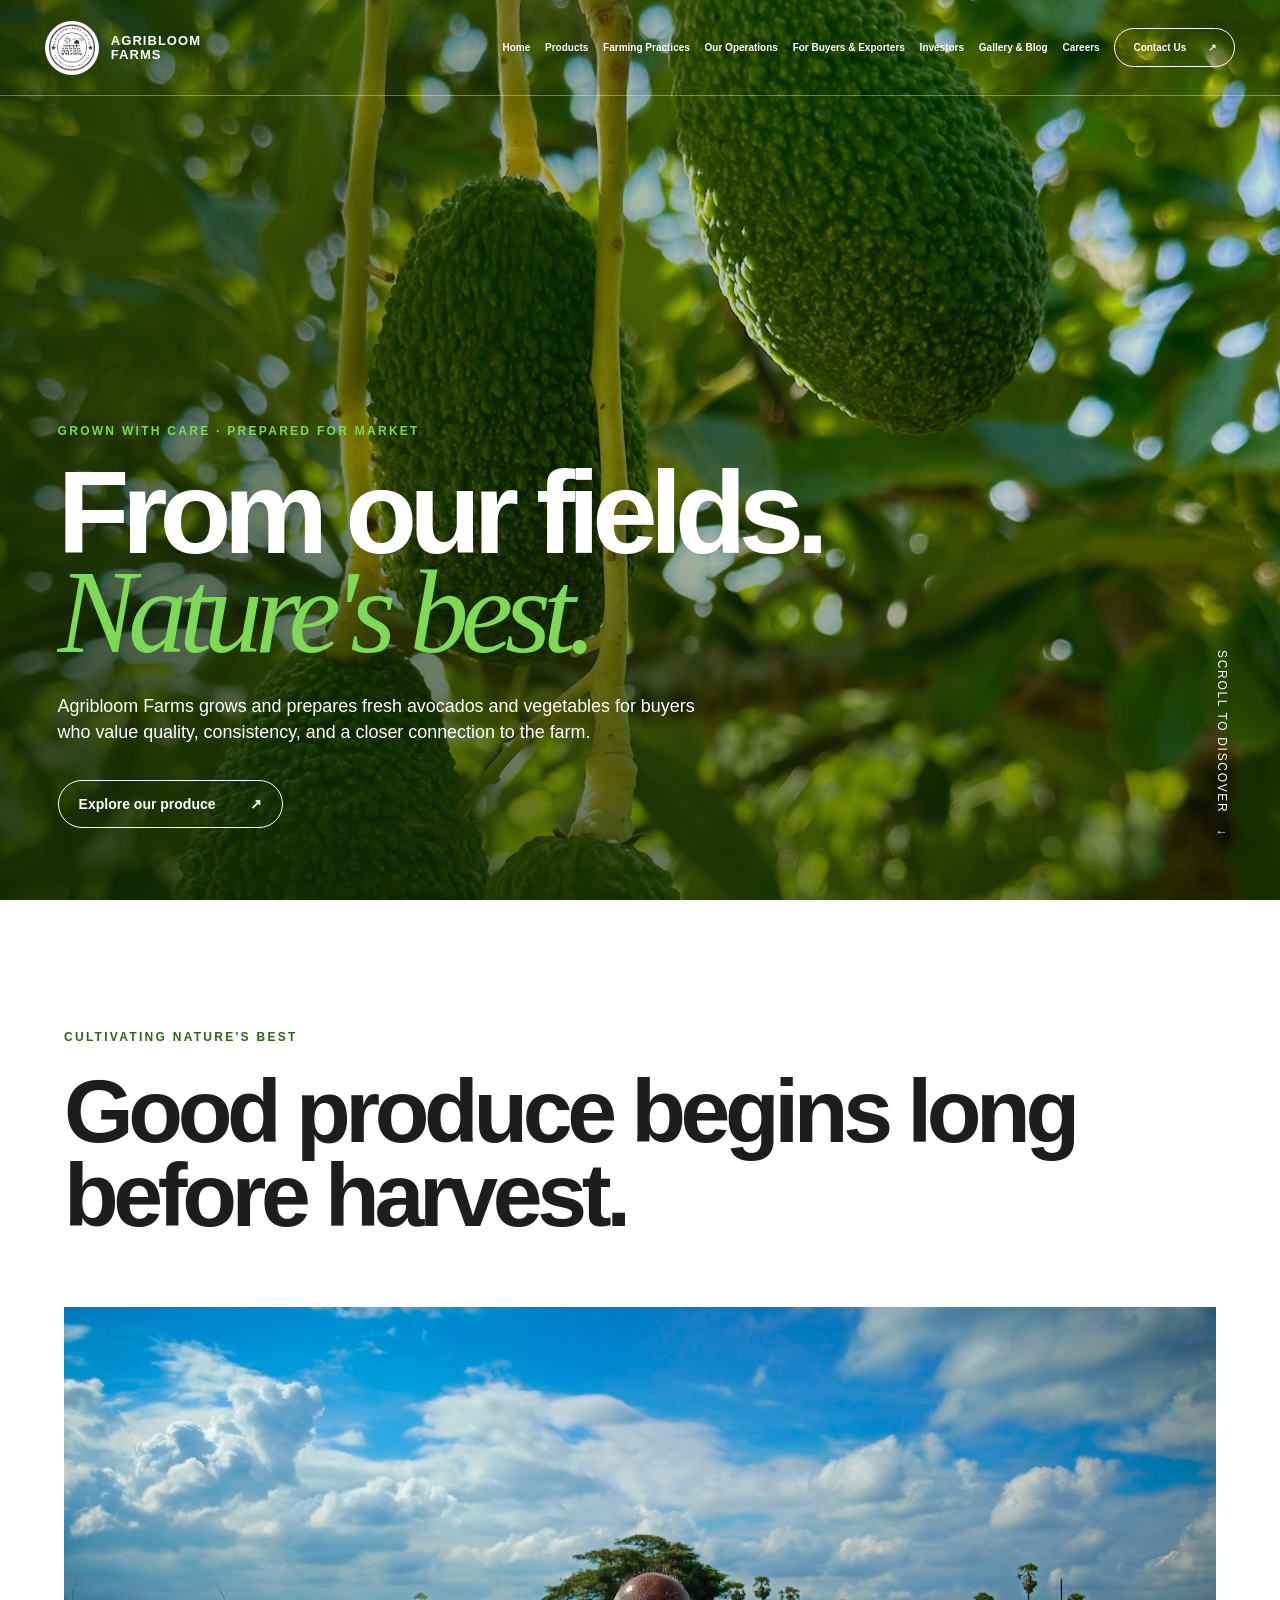
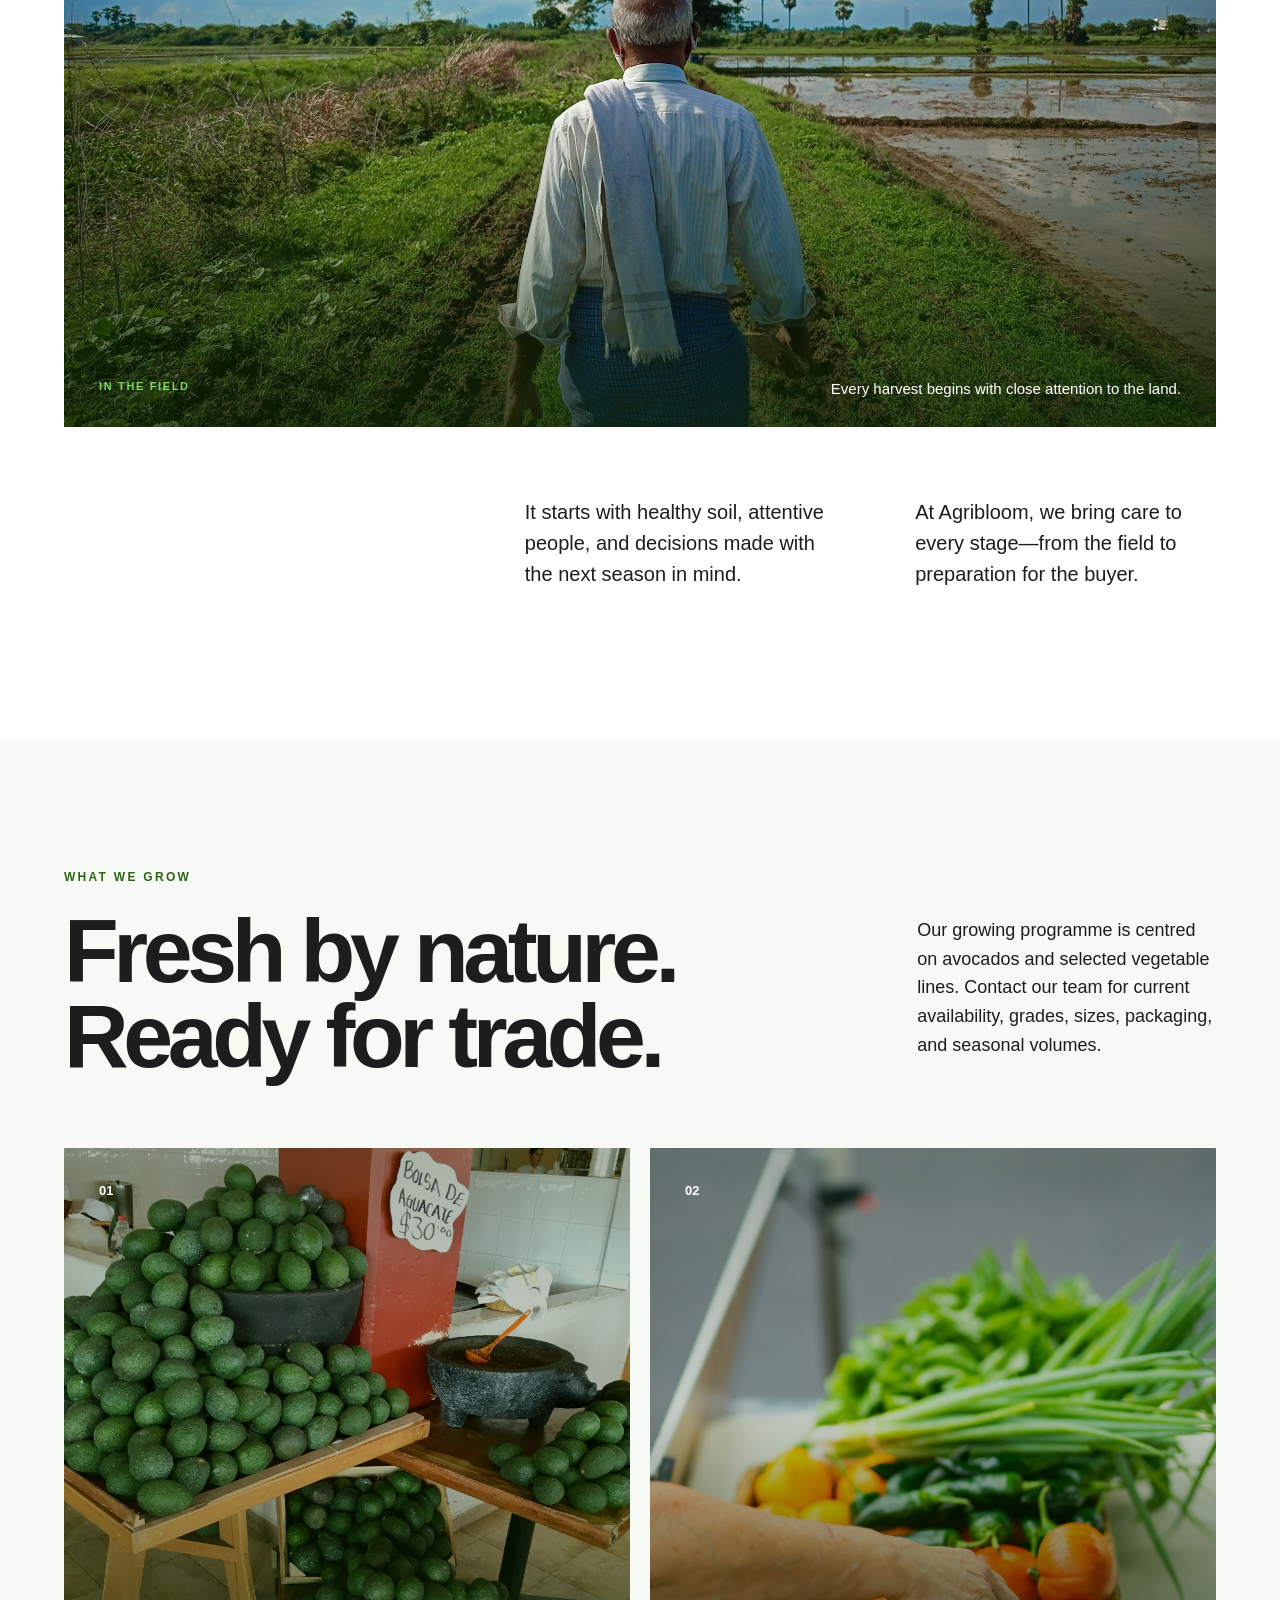
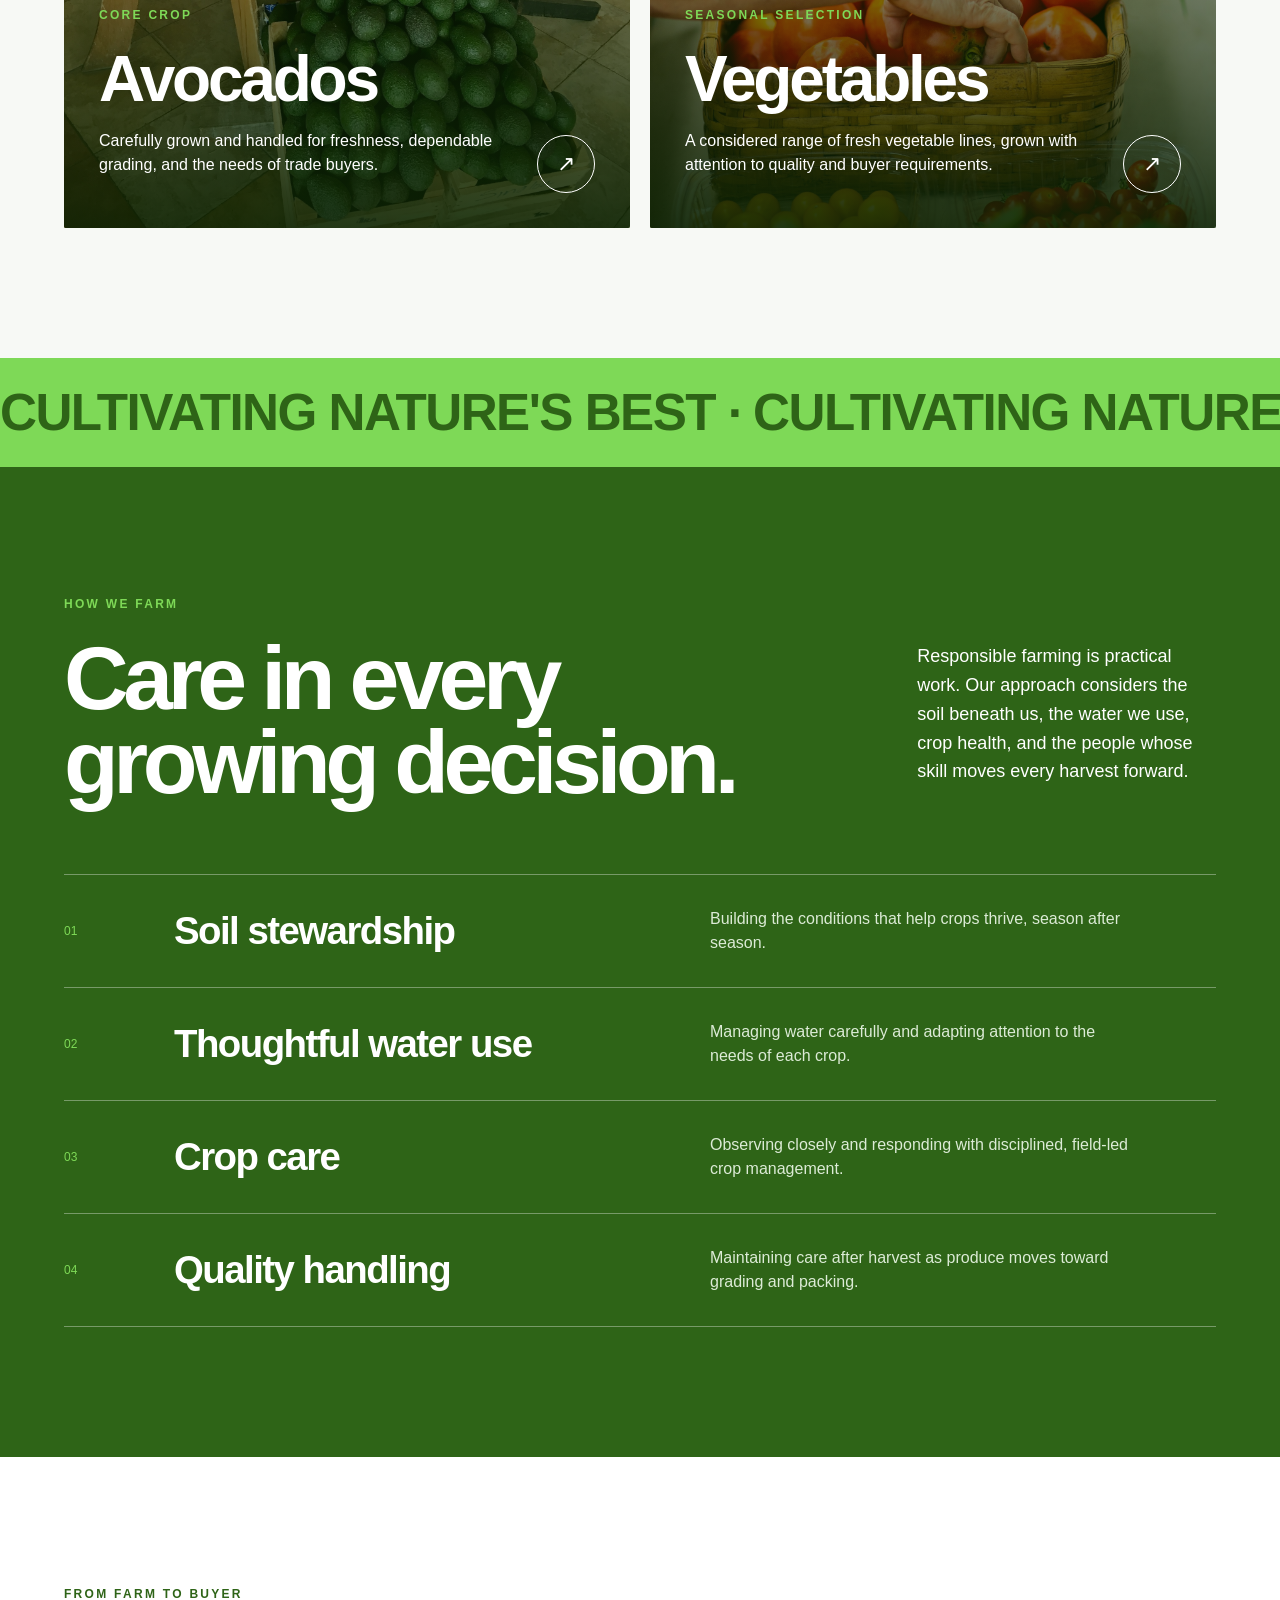
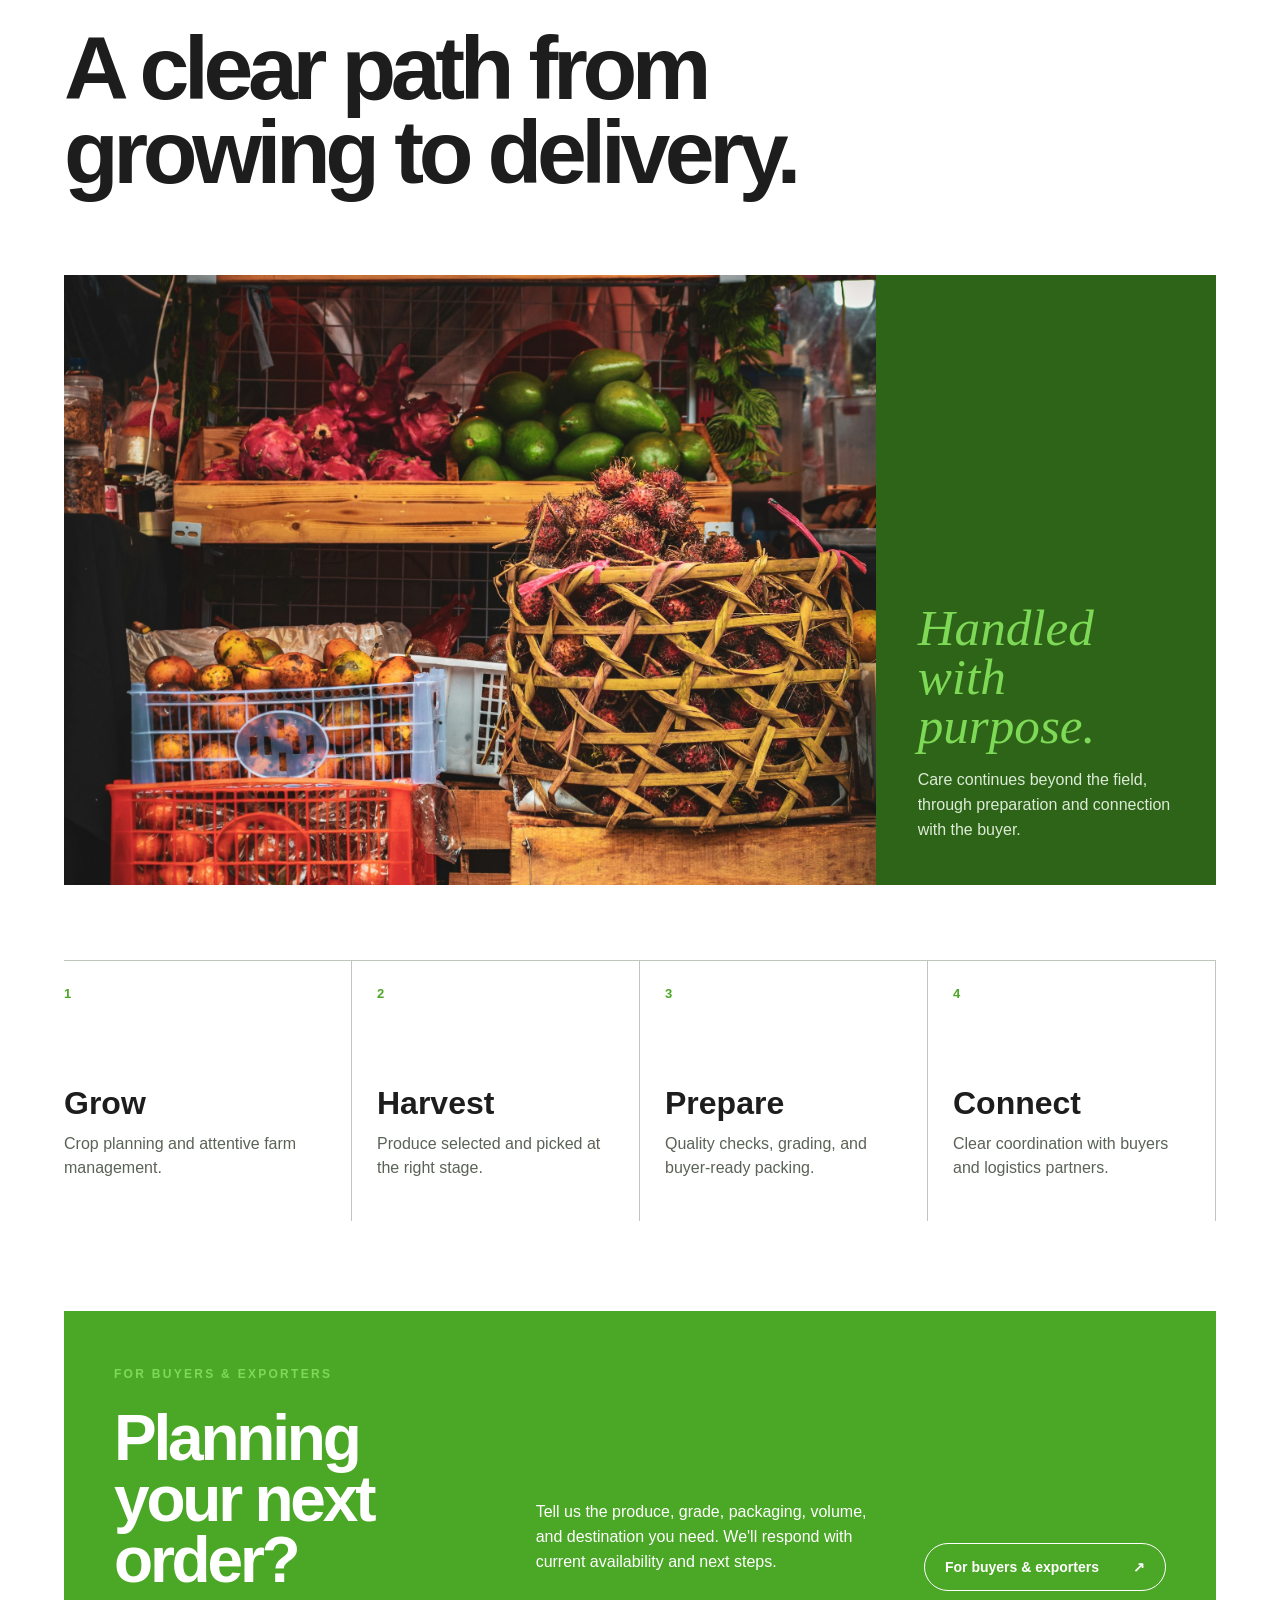
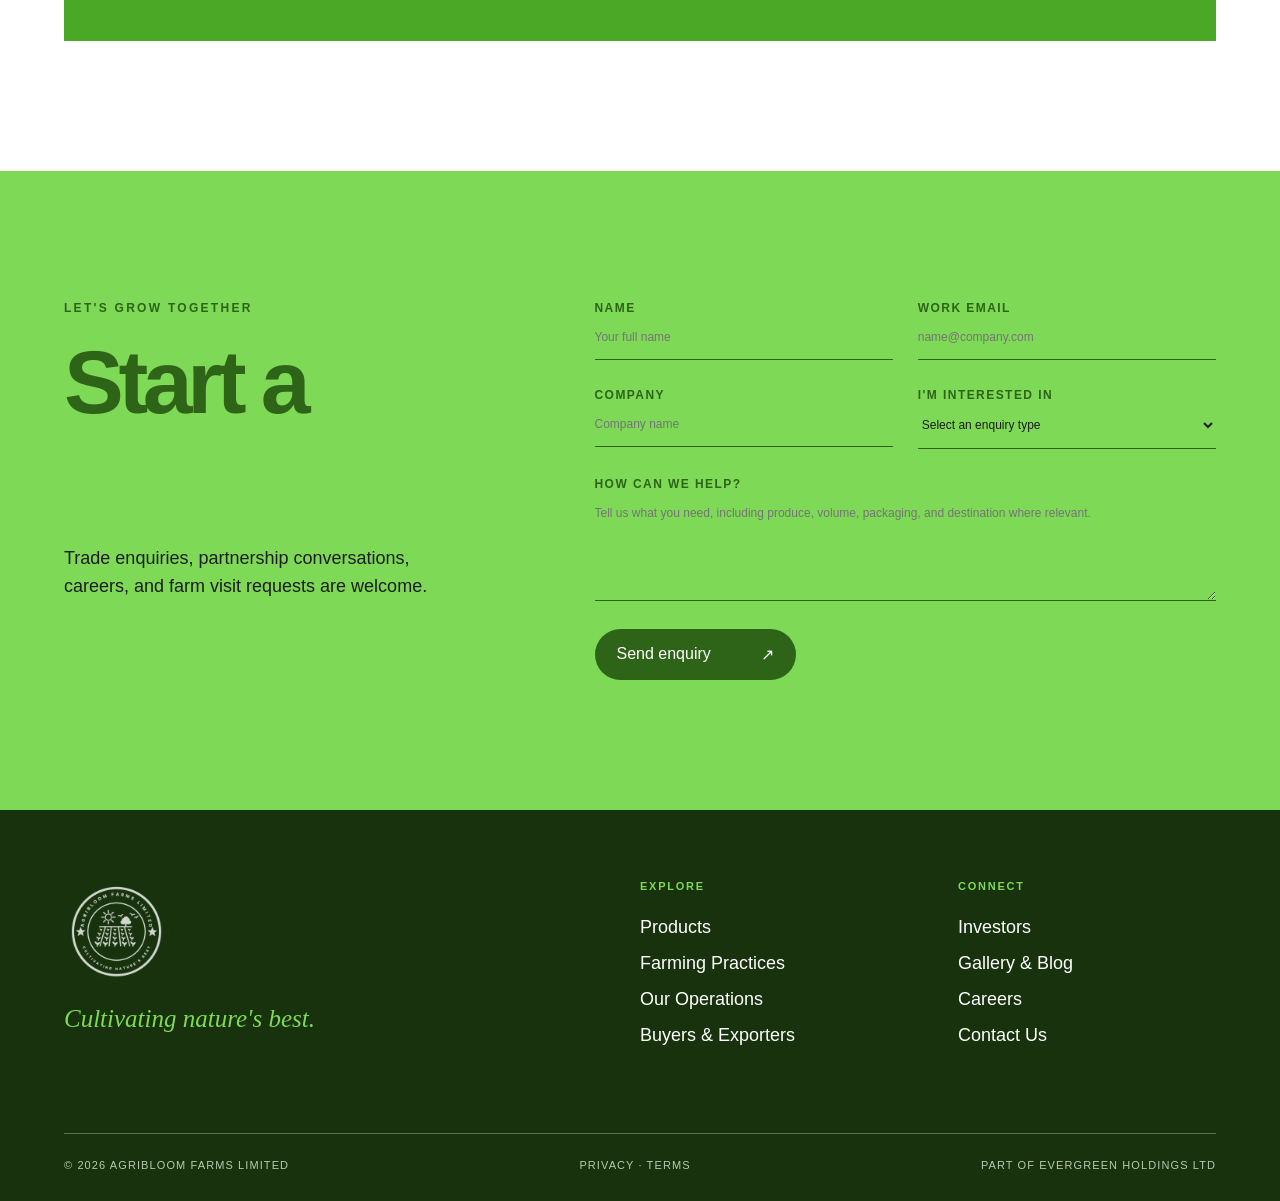
<file: index.html>
<!doctype html>
<html lang="en">
<head>
<meta charset="utf-8" />
<meta name="viewport" content="width=device-width, initial-scale=1" />
<title>Agribloom Farms | Cultivating Nature's Best</title>
<meta name="description" content="Fresh avocados and vegetables, grown with care and prepared for trade buyers." />
<link rel="icon" href="favicon.svg" type="image/svg+xml" />
<link rel="stylesheet" href="styles.css" />
</head>
<body>
<main>
  <header class="site-header">
    <a class="brand" href="index.html" aria-label="Agribloom Farms home">
      <img src="agribloom-logo.jpeg" alt="" /><span>AGRIBLOOM<br />FARMS</span>
    </a>
    <button class="menu-button" aria-expanded="false" aria-label="Toggle menu"><i></i><i></i></button>
    <nav aria-label="Main navigation">
      <a href="index.html">Home</a>
      <a href="products.html">Products</a>
      <a href="farming-practices.html">Farming Practices</a>
      <a href="operations.html">Our Operations</a>
      <a href="buyers-exporters.html">For Buyers &amp; Exporters</a>
      <a href="investors.html">Investors</a>
      <a href="gallery.html">Gallery &amp; Blog</a>
      <a href="careers.html">Careers</a>
      <a href="contact.html" class="nav-cta">Contact Us <span aria-hidden="true">↗</span></a>
    </nav>
  </header>

  <section class="hero" id="top">
    <div class="hero-image" role="img" aria-label="Avocados growing in an orchard"></div>
    <div class="hero-wash"></div>
    <div class="hero-copy">
      <p class="eyebrow light">Grown with care · Prepared for market</p>
      <h1>From our fields.<br /><em>Nature's best.</em></h1>
      <p class="hero-intro">Agribloom Farms grows and prepares fresh avocados and vegetables for buyers who value quality, consistency, and a closer connection to the farm.</p>
      <a class="pill light-pill" href="#produce">Explore our produce <span aria-hidden="true">↗</span></a>
    </div>
    <div class="scroll-note">Scroll to discover <span>↓</span></div>
  </section>

  <section class="statement section-pad" id="about">
    <p class="eyebrow">Cultivating nature's best</p>
    <h2>Good produce begins long before harvest.</h2>
    <figure class="story-image">
      <img src="farmer-field.jpg" alt="A farmer walking through green cultivated fields" />
      <figcaption><span>In the field</span> Every harvest begins with close attention to the land.</figcaption>
    </figure>
    <div class="statement-grid">
      <p>It starts with healthy soil, attentive people, and decisions made with the next season in mind.</p>
      <p>At Agribloom, we bring care to every stage—from the field to preparation for the buyer.</p>
    </div>
  </section>

  <section class="produce section-pad" id="produce">
    <div class="section-head">
      <div><p class="eyebrow">What we grow</p><h2>Fresh by nature.<br />Ready for trade.</h2></div>
      <p>Our growing programme is centred on avocados and selected vegetable lines. Contact our team for current availability, grades, sizes, packaging, and seasonal volumes.</p>
    </div>
    <div class="produce-grid">
      <article class="product-card avocado-card">
        <span class="card-number">01</span>
        <img class="product-photo" src="produce-avocados.jpg" alt="Fresh green avocados arranged in wooden crates" />
        <div class="card-shade"></div>
        <div><p class="eyebrow">Core crop</p><h3>Avocados</h3><p>Carefully grown and handled for freshness, dependable grading, and the needs of trade buyers.</p></div>
        <a href="products.html" aria-label="Explore avocados"><span aria-hidden="true">↗</span></a>
      </article>
      <article class="product-card vegetable-card">
        <span class="card-number">02</span>
        <img class="product-photo" src="produce-vegetables.jpg" alt="A basket filled with freshly harvested vegetables" />
        <div class="card-shade"></div>
        <div><p class="eyebrow">Seasonal selection</p><h3>Vegetables</h3><p>A considered range of fresh vegetable lines, grown with attention to quality and buyer requirements.</p></div>
        <a href="products.html" aria-label="Explore vegetables"><span aria-hidden="true">↗</span></a>
      </article>
    </div>
  </section>

  <section class="marquee" aria-label="Brand message"><div>CULTIVATING NATURE'S BEST · CULTIVATING NATURE'S BEST · </div></section>

  <section class="practices section-pad" id="practices">
    <div class="section-head inverse">
      <div><p class="eyebrow light">How we farm</p><h2>Care in every<br />growing decision.</h2></div>
      <p>Responsible farming is practical work. Our approach considers the soil beneath us, the water we use, crop health, and the people whose skill moves every harvest forward.</p>
    </div>
    <div class="practice-list">
      <article><span>01</span><h3>Soil stewardship</h3><p>Building the conditions that help crops thrive, season after season.</p></article>
      <article><span>02</span><h3>Thoughtful water use</h3><p>Managing water carefully and adapting attention to the needs of each crop.</p></article>
      <article><span>03</span><h3>Crop care</h3><p>Observing closely and responding with disciplined, field-led crop management.</p></article>
      <article><span>04</span><h3>Quality handling</h3><p>Maintaining care after harvest as produce moves toward grading and packing.</p></article>
    </div>
  </section>

  <section class="journey section-pad" id="operations">
    <p class="eyebrow">From farm to buyer</p>
    <h2>A clear path from<br />growing to delivery.</h2>
    <figure class="journey-image">
      <img src="farm-to-buyer.jpg" alt="Fresh produce arranged in wooden market crates" />
      <figcaption><strong>Handled with purpose.</strong><span>Care continues beyond the field, through preparation and connection with the buyer.</span></figcaption>
    </figure>
    <div class="steps">
      <article><strong>1</strong><div><h3>Grow</h3><p>Crop planning and attentive farm management.</p></div></article>
      <article><strong>2</strong><div><h3>Harvest</h3><p>Produce selected and picked at the right stage.</p></div></article>
      <article><strong>3</strong><div><h3>Prepare</h3><p>Quality checks, grading, and buyer-ready packing.</p></div></article>
      <article><strong>4</strong><div><h3>Connect</h3><p>Clear coordination with buyers and logistics partners.</p></div></article>
    </div>
    <div class="buyer-banner">
      <div><p class="eyebrow light">For buyers &amp; exporters</p><h3>Planning your next order?</h3></div>
      <p>Tell us the produce, grade, packaging, volume, and destination you need. We'll respond with current availability and next steps.</p>
      <a class="pill light-pill" href="buyers-exporters.html">For buyers &amp; exporters <span aria-hidden="true">↗</span></a>
    </div>
  </section>

  <section class="contact section-pad" id="contact">
    <div class="contact-copy">
      <p class="eyebrow">Let's grow together</p>
      <h2>Start a<br /><em>conversation.</em></h2>
      <p>Trade enquiries, partnership conversations, careers, and farm visit requests are welcome.</p>
    </div>
    <div class="enquiry">
      <form>
        <label>Name<input required name="name" placeholder="Your full name" /></label>
        <label>Work email<input required type="email" name="email" placeholder="name@company.com" /></label>
        <label>Company<input name="company" placeholder="Company name" /></label>
        <label>I'm interested in<select name="interest">
          <option value="" disabled selected>Select an enquiry type</option>
          <option>Buying produce</option>
          <option>Export partnership</option>
          <option>Farm visit</option>
          <option>Careers</option>
          <option>Other</option>
        </select></label>
        <label class="wide">How can we help?<textarea required name="message" placeholder="Tell us what you need, including produce, volume, packaging, and destination where relevant."></textarea></label>
        <button class="submit" type="submit">Send enquiry <span aria-hidden="true">↗</span></button>
      </form>
      <div class="success" role="status" hidden>
        <span>✓</span><h3>Thank you.</h3><p>Your enquiry is ready for the Agribloom team. Connect this form to your chosen email service before launch.</p>
        <button type="button">Send another enquiry</button>
      </div>
    </div>
  </section>

  <footer>
    <div class="footer-top">
      <div class="footer-brand"><img src="agribloom-logo.jpeg" alt="Agribloom Farms Limited" /><p>Cultivating nature's best.</p></div>
      <div><p class="footer-label">Explore</p><a href="products.html">Products</a><a href="farming-practices.html">Farming Practices</a><a href="operations.html">Our Operations</a><a href="buyers-exporters.html">Buyers &amp; Exporters</a></div>
      <div><p class="footer-label">Connect</p><a href="investors.html">Investors</a><a href="gallery.html">Gallery &amp; Blog</a><a href="careers.html">Careers</a><a href="contact.html">Contact Us</a></div>
    </div>
    <div class="footer-bottom"><span>© <span class="footer-year"></span> Agribloom Farms Limited</span><span>Privacy · Terms</span><span>Part of Evergreen Holdings Ltd</span></div>
  </footer>
</main>
<script src="main.js"></script>
</body>
</html>
</file>
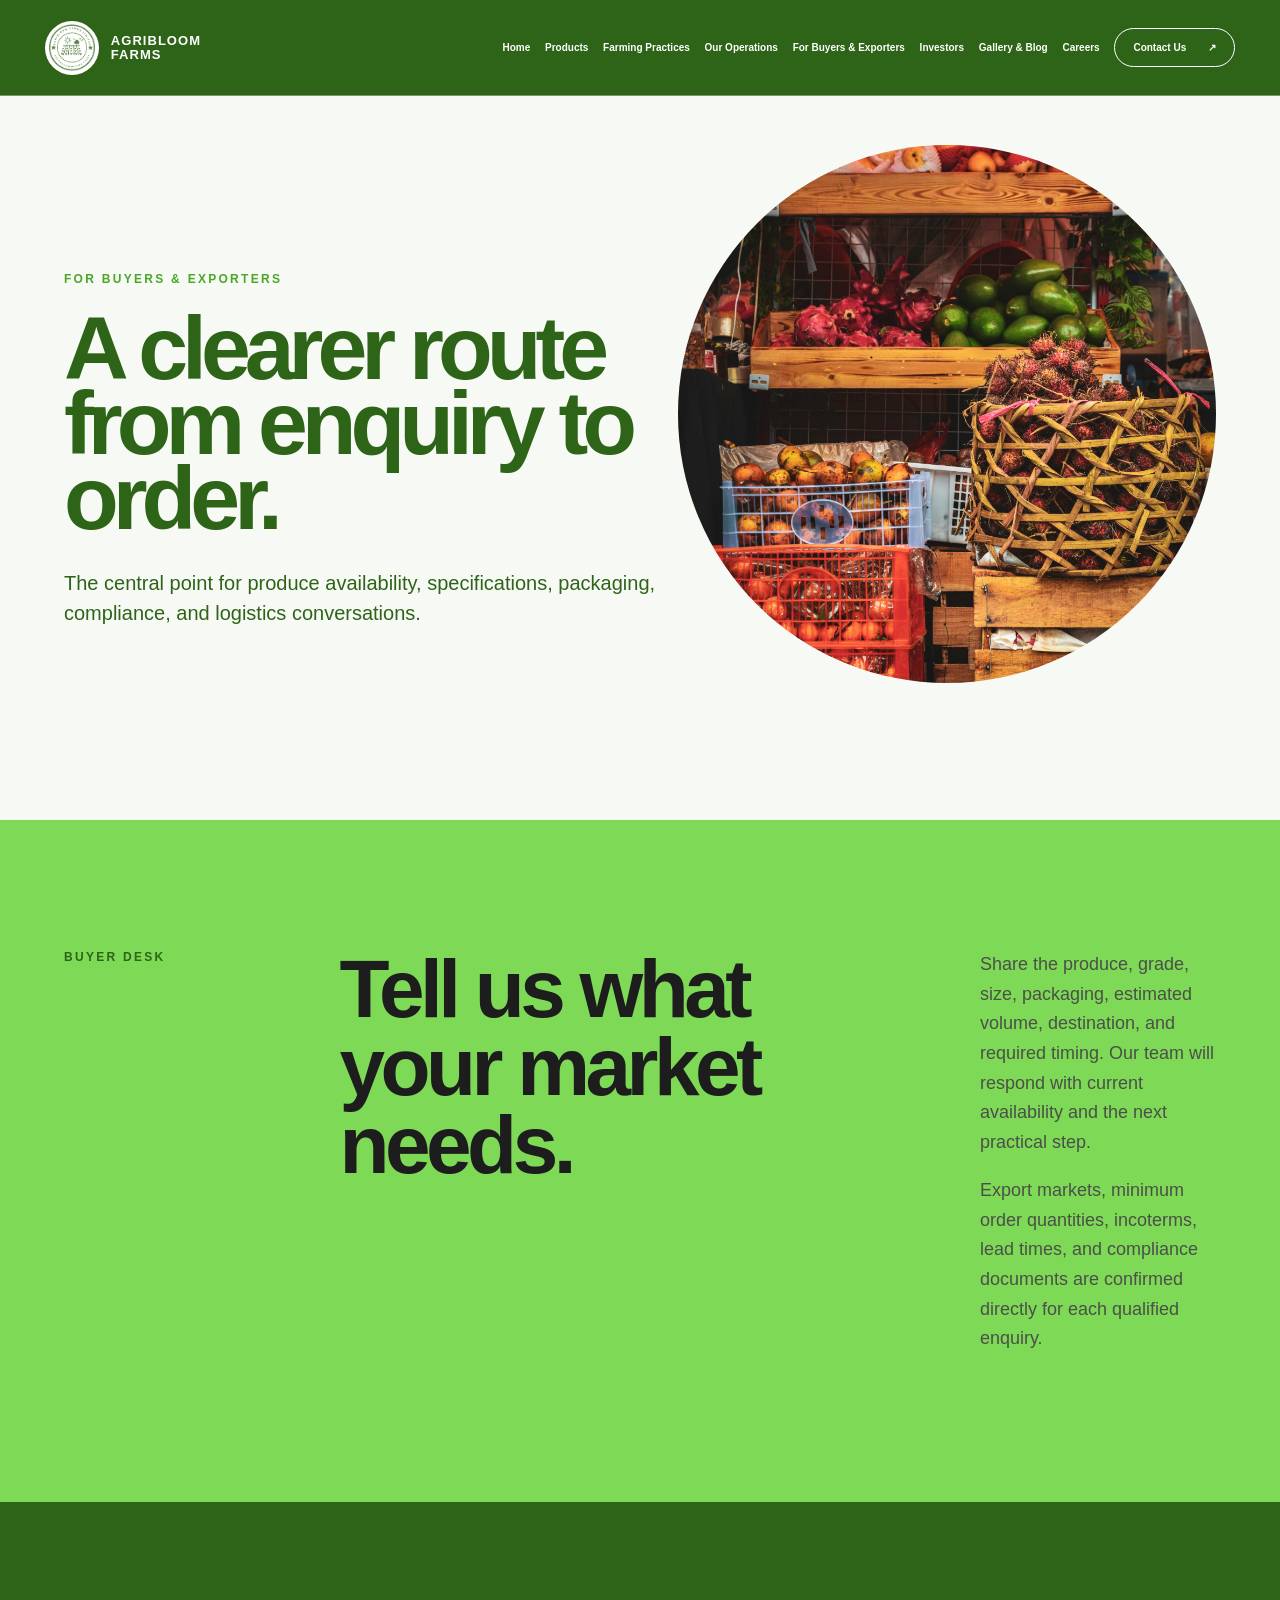
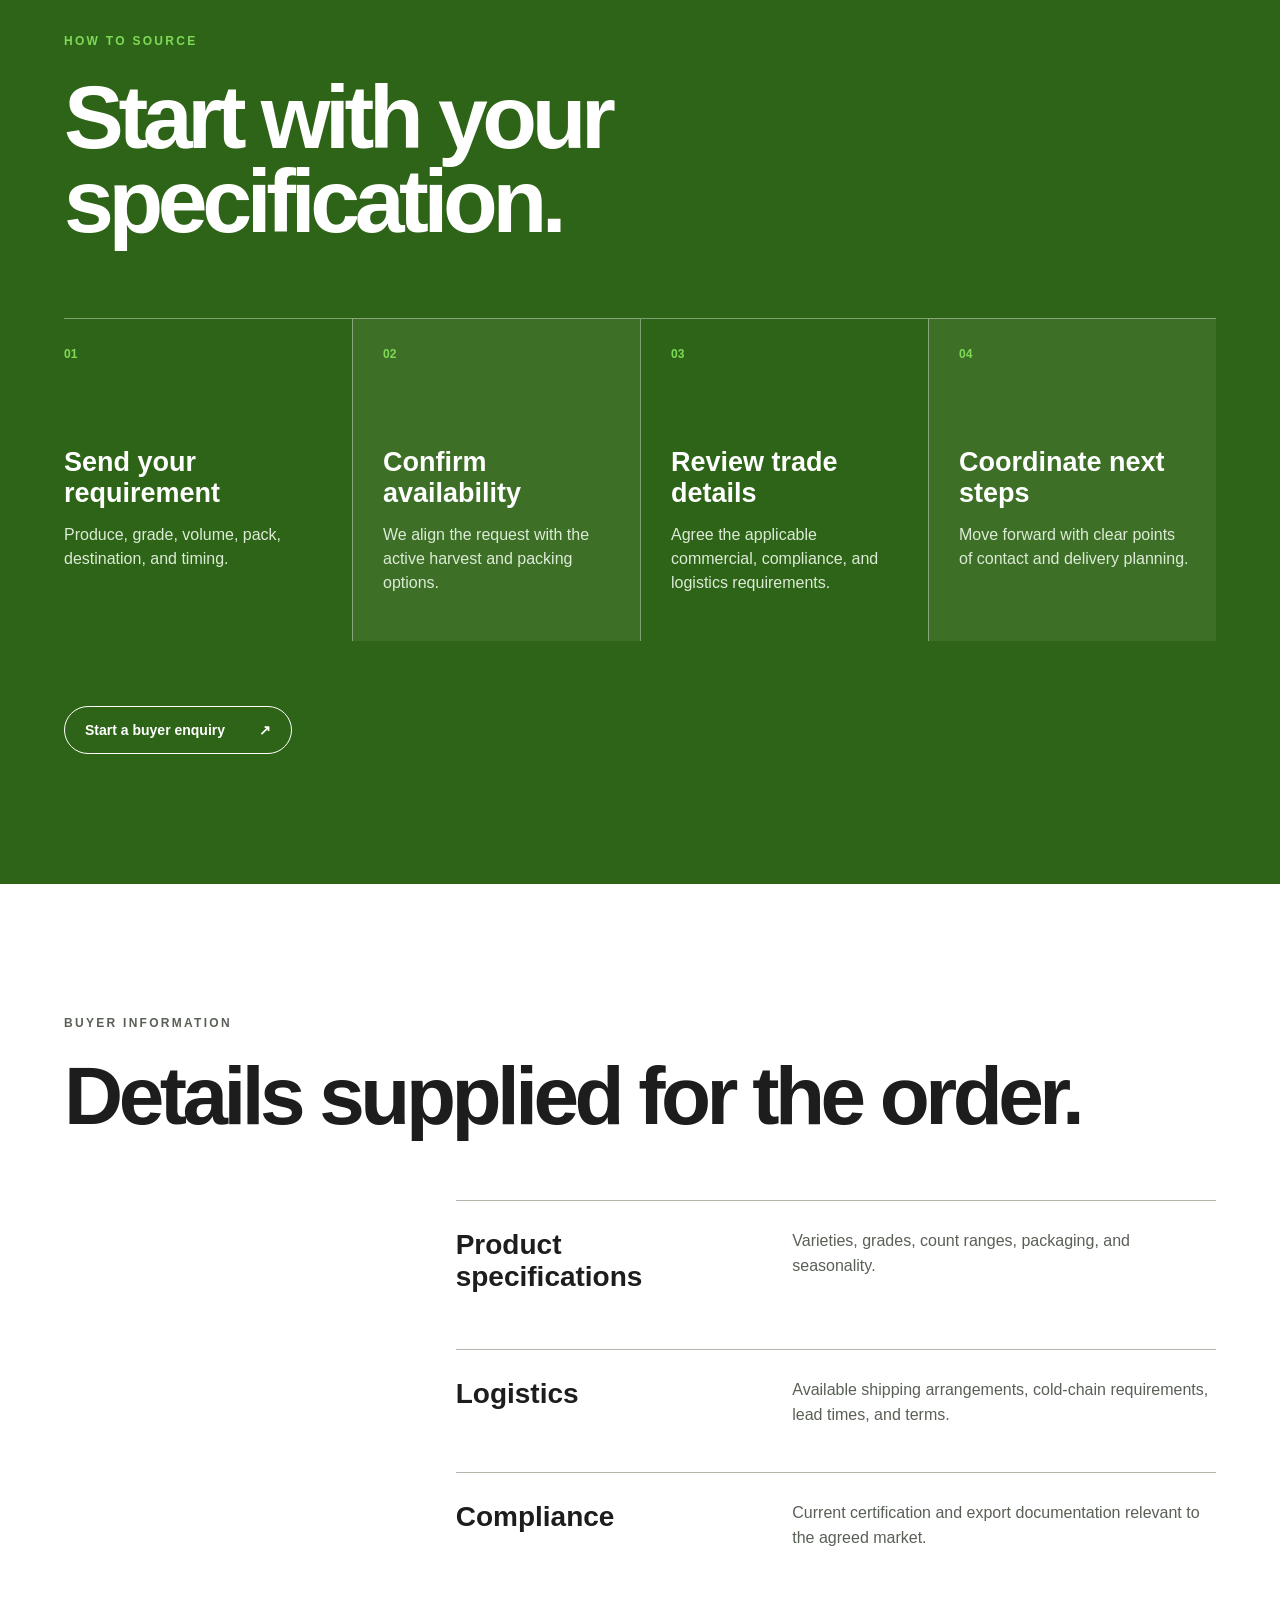
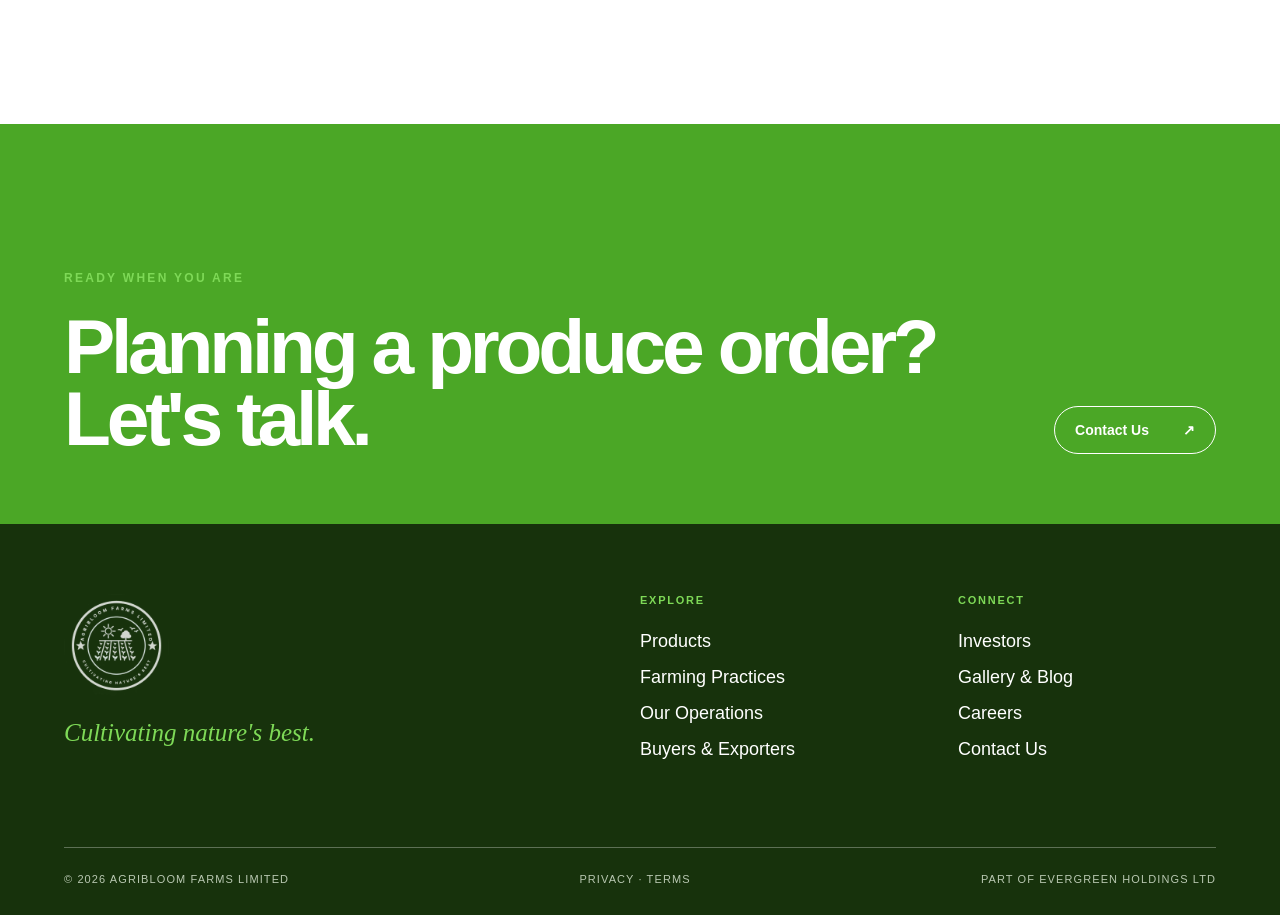
<file: buyers-exporters.html>
<!doctype html>
<html lang="en">
<head>
<meta charset="utf-8" />
<meta name="viewport" content="width=device-width, initial-scale=1" />
<title>For Buyers &amp; Exporters | Agribloom Farms</title>
<meta name="description" content="Fresh avocados and vegetables, grown with care and prepared for trade buyers." />
<link rel="icon" href="favicon.svg" type="image/svg+xml" />
<link rel="stylesheet" href="styles.css" />
</head>
<body>
<main class="buyers-page">
  <header class="site-header">
    <a class="brand" href="index.html" aria-label="Agribloom Farms home">
      <img src="agribloom-logo.jpeg" alt="" /><span>AGRIBLOOM<br />FARMS</span>
    </a>
    <button class="menu-button" aria-expanded="false" aria-label="Toggle menu"><i></i><i></i></button>
    <nav aria-label="Main navigation">
      <a href="index.html">Home</a>
      <a href="products.html">Products</a>
      <a href="farming-practices.html">Farming Practices</a>
      <a href="operations.html">Our Operations</a>
      <a href="buyers-exporters.html">For Buyers &amp; Exporters</a>
      <a href="investors.html">Investors</a>
      <a href="gallery.html">Gallery &amp; Blog</a>
      <a href="careers.html">Careers</a>
      <a href="contact.html" class="nav-cta">Contact Us <span aria-hidden="true">↗</span></a>
    </nav>
  </header>

  <section class="page-hero">
    <img src="farm-to-buyer.jpg" alt="" style="object-position:center 58%" />
    <div class="page-hero-shade"></div>
    <div class="page-hero-copy"><p class="eyebrow light">For buyers &amp; exporters</p><h1>A clearer route from enquiry to order.</h1><p>The central point for produce availability, specifications, packaging, compliance, and logistics conversations.</p></div>
  </section>

  <section class="page-intro section-pad">
    <p class="eyebrow">Buyer desk</p>
    <div><h2>Tell us what your market needs.</h2><div class="page-prose"><p>Share the produce, grade, size, packaging, estimated volume, destination, and required timing. Our team will respond with current availability and the next practical step.</p><p>Export markets, minimum order quantities, incoterms, lead times, and compliance documents are confirmed directly for each qualified enquiry.</p></div></div>
  </section>

  <section class="buyer-process section-pad dark-section">
    <p class="eyebrow light">How to source</p><h2>Start with your specification.</h2>
    <div>
      <article><b>01</b><h3>Send your requirement</h3><p>Produce, grade, volume, pack, destination, and timing.</p></article>
      <article><b>02</b><h3>Confirm availability</h3><p>We align the request with the active harvest and packing options.</p></article>
      <article><b>03</b><h3>Review trade details</h3><p>Agree the applicable commercial, compliance, and logistics requirements.</p></article>
      <article><b>04</b><h3>Coordinate next steps</h3><p>Move forward with clear points of contact and delivery planning.</p></article>
    </div>
    <a class="pill light-pill" href="contact.html">Start a buyer enquiry <span aria-hidden="true">↗</span></a>
  </section>

  <section class="document-list section-pad">
    <p class="eyebrow">Buyer information</p><h2>Details supplied for the order.</h2>
    <div>
      <article><h3>Product specifications</h3><p>Varieties, grades, count ranges, packaging, and seasonality.</p></article>
      <article><h3>Logistics</h3><p>Available shipping arrangements, cold-chain requirements, lead times, and terms.</p></article>
      <article><h3>Compliance</h3><p>Current certification and export documentation relevant to the agreed market.</p></article>
    </div>
  </section>

  <section class="contact-band"><div><p class="eyebrow light">Ready when you are</p><h2>Planning a produce order? Let's talk.</h2></div><a class="pill light-pill" href="contact.html">Contact Us <span aria-hidden="true">↗</span></a></section>

  <footer>
    <div class="footer-top">
      <div class="footer-brand"><img src="agribloom-logo.jpeg" alt="Agribloom Farms Limited" /><p>Cultivating nature's best.</p></div>
      <div><p class="footer-label">Explore</p><a href="products.html">Products</a><a href="farming-practices.html">Farming Practices</a><a href="operations.html">Our Operations</a><a href="buyers-exporters.html">Buyers &amp; Exporters</a></div>
      <div><p class="footer-label">Connect</p><a href="investors.html">Investors</a><a href="gallery.html">Gallery &amp; Blog</a><a href="careers.html">Careers</a><a href="contact.html">Contact Us</a></div>
    </div>
    <div class="footer-bottom"><span>© <span class="footer-year"></span> Agribloom Farms Limited</span><span>Privacy · Terms</span><span>Part of Evergreen Holdings Ltd</span></div>
  </footer>
</main>
<script src="main.js"></script>
</body>
</html>
</file>
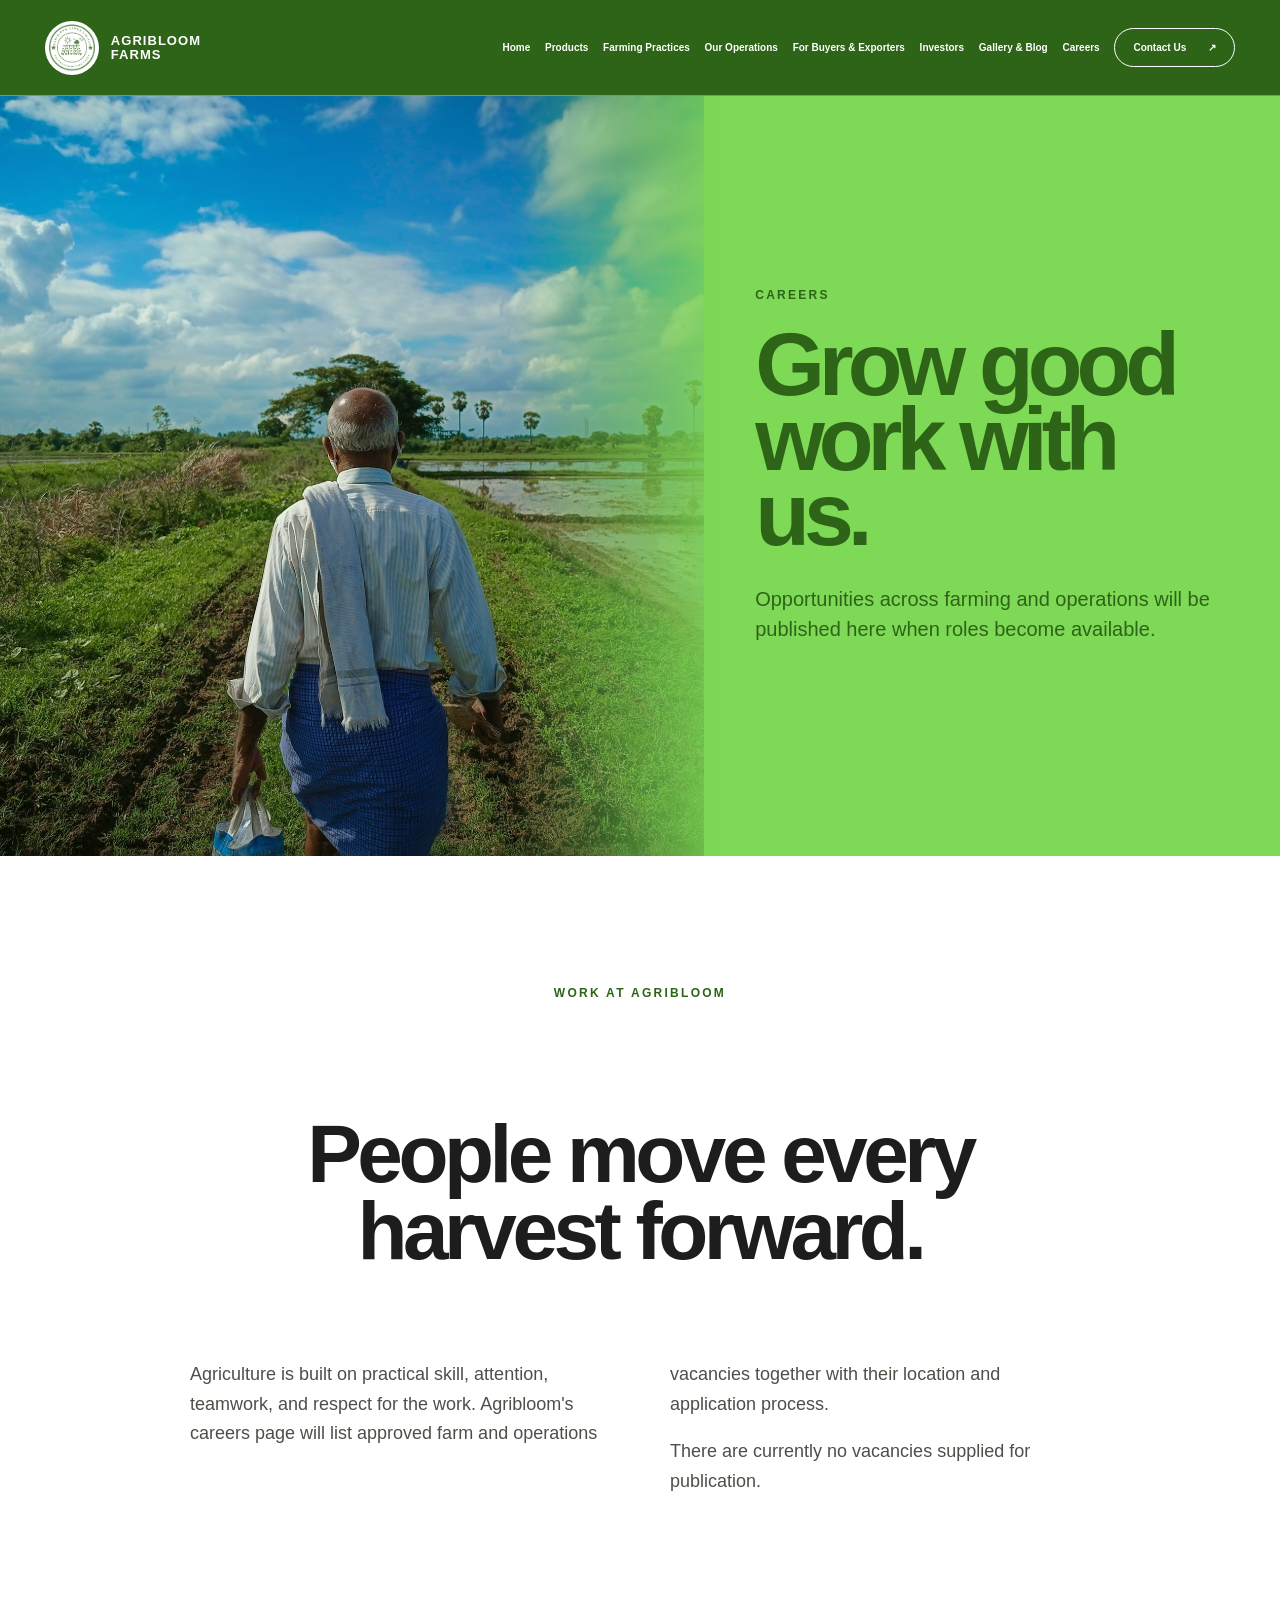
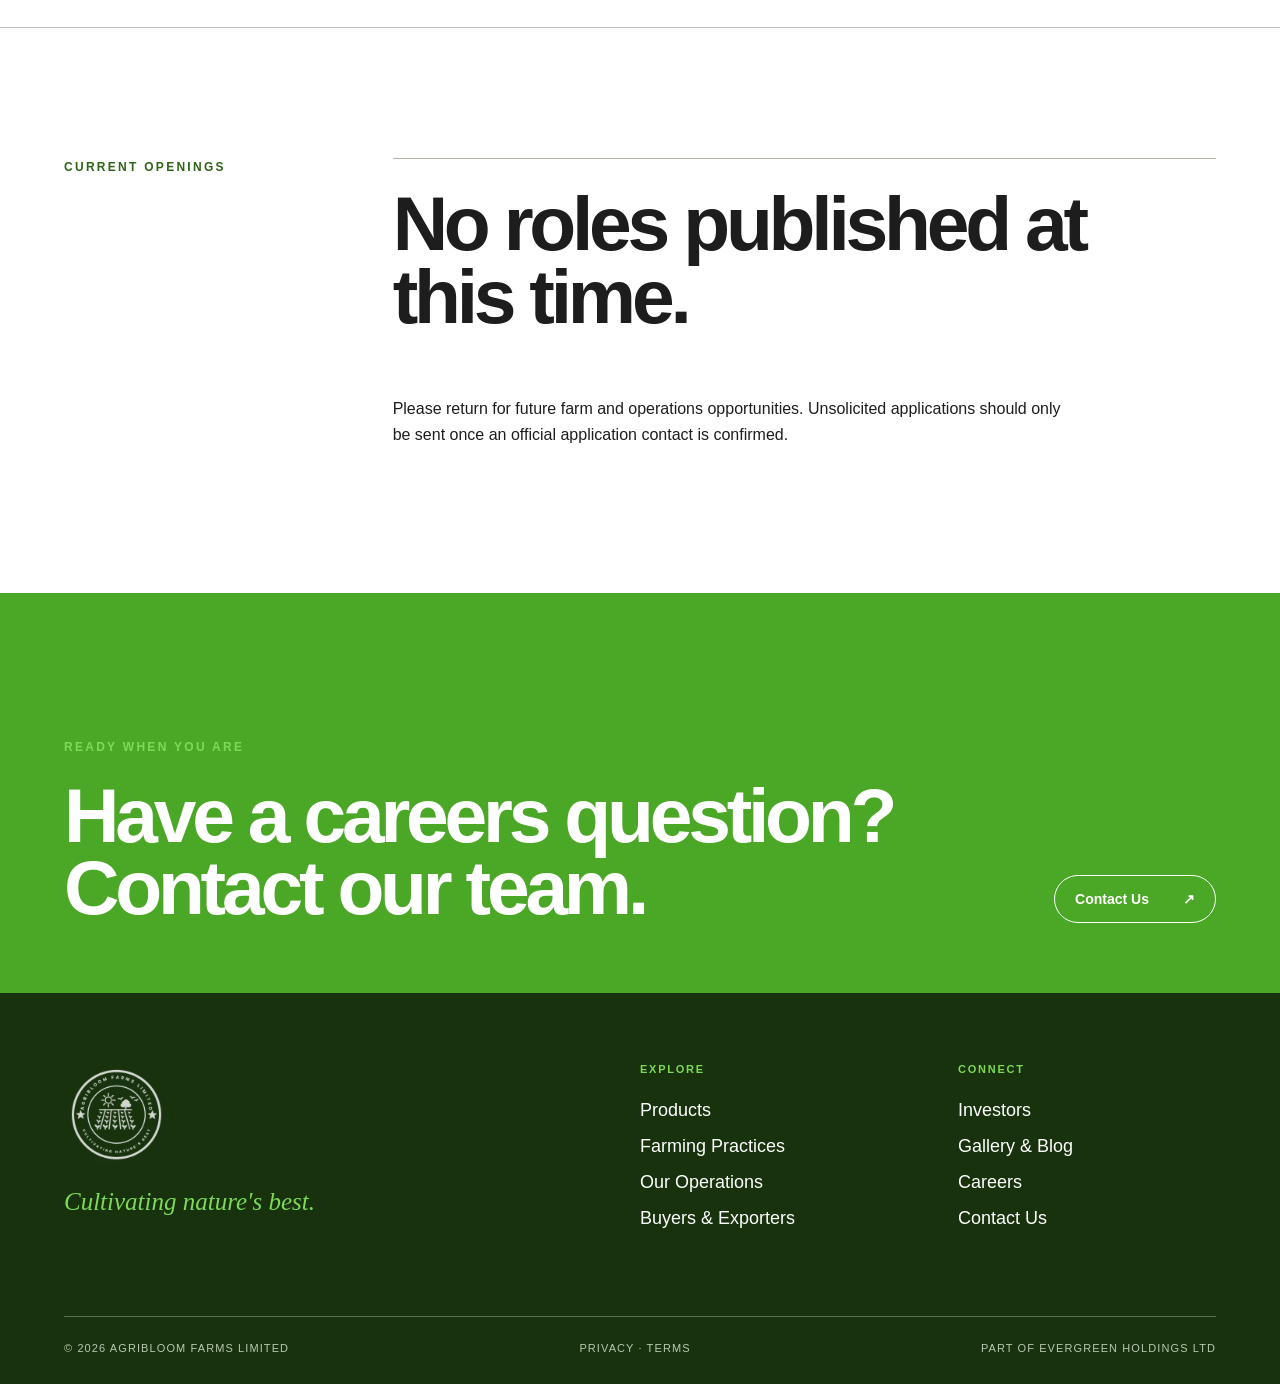
<file: careers.html>
<!doctype html>
<html lang="en">
<head>
<meta charset="utf-8" />
<meta name="viewport" content="width=device-width, initial-scale=1" />
<title>Careers | Agribloom Farms</title>
<meta name="description" content="Fresh avocados and vegetables, grown with care and prepared for trade buyers." />
<link rel="icon" href="favicon.svg" type="image/svg+xml" />
<link rel="stylesheet" href="styles.css" />
</head>
<body>
<main class="careers-page">
  <header class="site-header">
    <a class="brand" href="index.html" aria-label="Agribloom Farms home">
      <img src="agribloom-logo.jpeg" alt="" /><span>AGRIBLOOM<br />FARMS</span>
    </a>
    <button class="menu-button" aria-expanded="false" aria-label="Toggle menu"><i></i><i></i></button>
    <nav aria-label="Main navigation">
      <a href="index.html">Home</a>
      <a href="products.html">Products</a>
      <a href="farming-practices.html">Farming Practices</a>
      <a href="operations.html">Our Operations</a>
      <a href="buyers-exporters.html">For Buyers &amp; Exporters</a>
      <a href="investors.html">Investors</a>
      <a href="gallery.html">Gallery &amp; Blog</a>
      <a href="careers.html">Careers</a>
      <a href="contact.html" class="nav-cta">Contact Us <span aria-hidden="true">↗</span></a>
    </nav>
  </header>

  <section class="page-hero">
    <img src="farmer-field.jpg" alt="" style="object-position:center 45%" />
    <div class="page-hero-shade"></div>
    <div class="page-hero-copy"><p class="eyebrow light">Careers</p><h1>Grow good work with us.</h1><p>Opportunities across farming and operations will be published here when roles become available.</p></div>
  </section>

  <section class="page-intro section-pad">
    <p class="eyebrow">Work at Agribloom</p>
    <div><h2>People move every harvest forward.</h2><div class="page-prose"><p>Agriculture is built on practical skill, attention, teamwork, and respect for the work. Agribloom's careers page will list approved farm and operations vacancies together with their location and application process.</p><p>There are currently no vacancies supplied for publication.</p></div></div>
  </section>

  <section class="vacancy-state section-pad soft-section">
    <p class="eyebrow">Current openings</p>
    <div><h2>No roles published at this time.</h2><p>Please return for future farm and operations opportunities. Unsolicited applications should only be sent once an official application contact is confirmed.</p></div>
  </section>

  <section class="contact-band"><div><p class="eyebrow light">Ready when you are</p><h2>Have a careers question? Contact our team.</h2></div><a class="pill light-pill" href="contact.html">Contact Us <span aria-hidden="true">↗</span></a></section>

  <footer>
    <div class="footer-top">
      <div class="footer-brand"><img src="agribloom-logo.jpeg" alt="Agribloom Farms Limited" /><p>Cultivating nature's best.</p></div>
      <div><p class="footer-label">Explore</p><a href="products.html">Products</a><a href="farming-practices.html">Farming Practices</a><a href="operations.html">Our Operations</a><a href="buyers-exporters.html">Buyers &amp; Exporters</a></div>
      <div><p class="footer-label">Connect</p><a href="investors.html">Investors</a><a href="gallery.html">Gallery &amp; Blog</a><a href="careers.html">Careers</a><a href="contact.html">Contact Us</a></div>
    </div>
    <div class="footer-bottom"><span>© <span class="footer-year"></span> Agribloom Farms Limited</span><span>Privacy · Terms</span><span>Part of Evergreen Holdings Ltd</span></div>
  </footer>
</main>
<script src="main.js"></script>
</body>
</html>
</file>
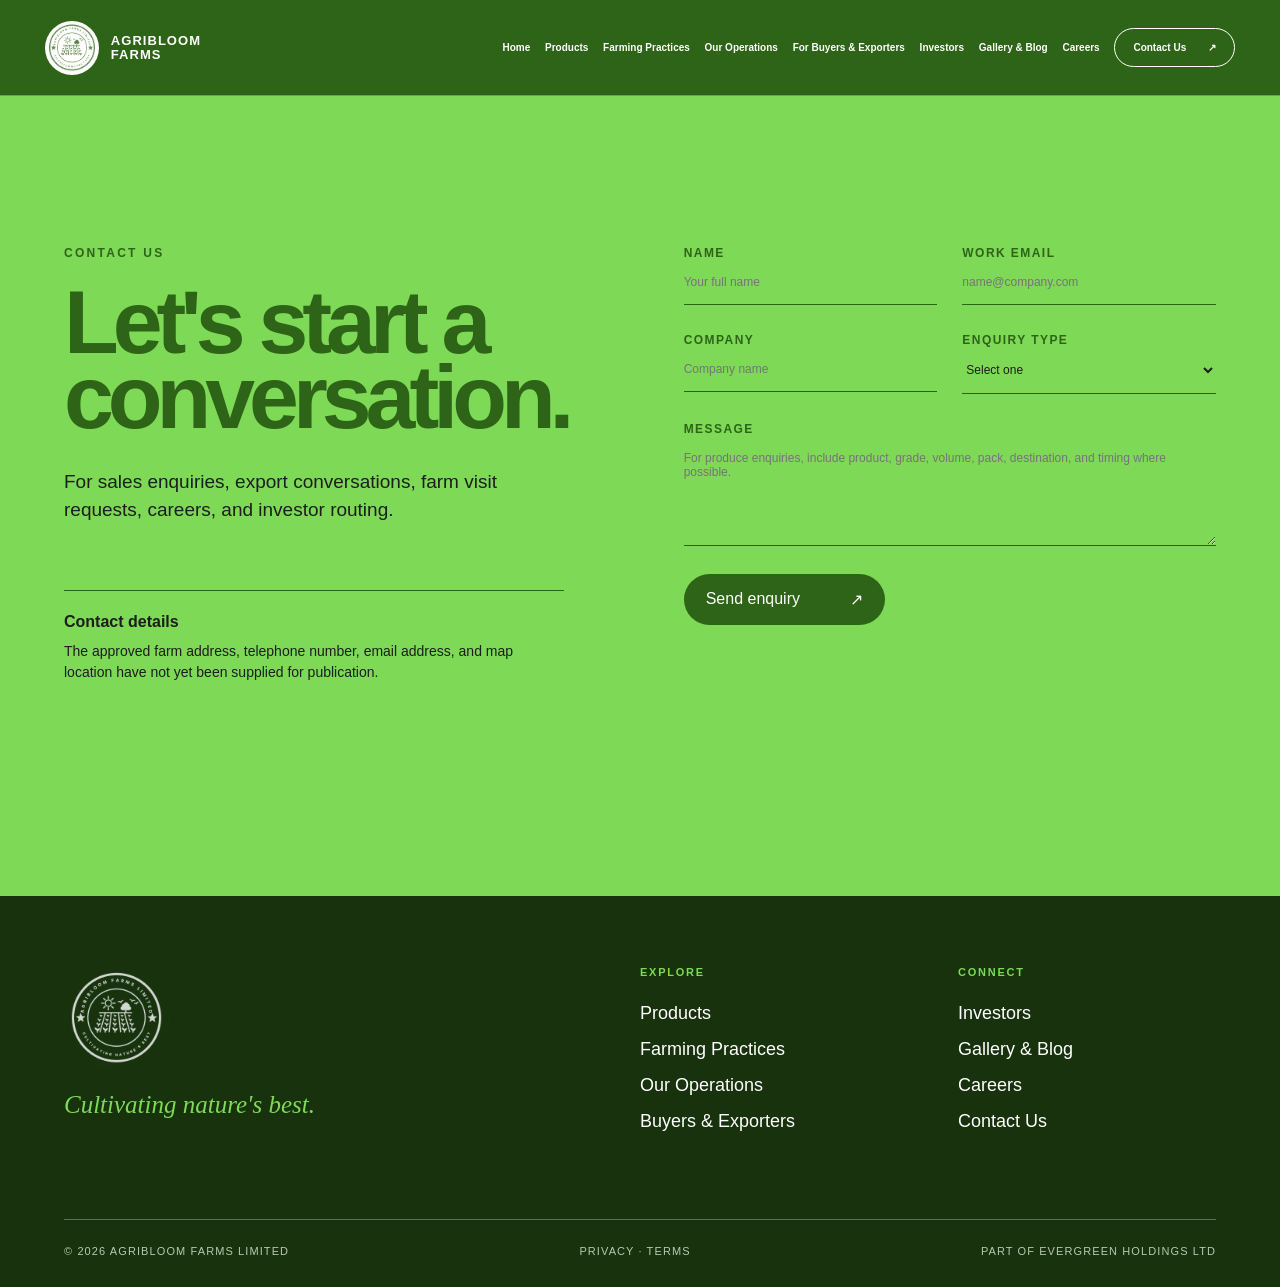
<file: contact.html>
<!doctype html>
<html lang="en">
<head>
<meta charset="utf-8" />
<meta name="viewport" content="width=device-width, initial-scale=1" />
<title>Contact Us | Agribloom Farms</title>
<meta name="description" content="Fresh avocados and vegetables, grown with care and prepared for trade buyers." />
<link rel="icon" href="favicon.svg" type="image/svg+xml" />
<link rel="stylesheet" href="styles.css" />
</head>
<body>
<main>
  <header class="site-header inner-header">
    <a class="brand" href="index.html" aria-label="Agribloom Farms home">
      <img src="agribloom-logo.jpeg" alt="" /><span>AGRIBLOOM<br />FARMS</span>
    </a>
    <button class="menu-button" aria-expanded="false" aria-label="Toggle menu"><i></i><i></i></button>
    <nav aria-label="Main navigation">
      <a href="index.html">Home</a>
      <a href="products.html">Products</a>
      <a href="farming-practices.html">Farming Practices</a>
      <a href="operations.html">Our Operations</a>
      <a href="buyers-exporters.html">For Buyers &amp; Exporters</a>
      <a href="investors.html">Investors</a>
      <a href="gallery.html">Gallery &amp; Blog</a>
      <a href="careers.html">Careers</a>
      <a href="contact.html" class="nav-cta">Contact Us <span aria-hidden="true">↗</span></a>
    </nav>
  </header>

  <section class="contact-page section-pad">
    <div class="contact-page-copy">
      <p class="eyebrow">Contact Us</p>
      <h1>Let's start a conversation.</h1>
      <p>For sales enquiries, export conversations, farm visit requests, careers, and investor routing.</p>
      <div class="contact-note"><b>Contact details</b><span>The approved farm address, telephone number, email address, and map location have not yet been supplied for publication.</span></div>
    </div>
    <div class="enquiry">
      <form>
        <label>Name<input required name="name" placeholder="Your full name" /></label>
        <label>Work email<input required type="email" name="email" placeholder="name@company.com" /></label>
        <label>Company<input name="company" placeholder="Company name" /></label>
        <label>Enquiry type<select required name="interest">
          <option value="" disabled selected>Select one</option>
          <option>Sales / produce</option>
          <option>Buyer / exporter</option>
          <option>Investment or partnership</option>
          <option>Farm visit</option>
          <option>Careers</option>
          <option>General enquiry</option>
        </select></label>
        <label class="wide">Message<textarea required name="message" placeholder="For produce enquiries, include product, grade, volume, pack, destination, and timing where possible."></textarea></label>
        <button class="submit" type="submit">Send enquiry <span aria-hidden="true">↗</span></button>
      </form>
      <div class="success" role="status" hidden>
        <span>✓</span><h3>Thank you.</h3><p>Your enquiry has been captured in this website preview. Connect the form to Agribloom's approved email address before public launch.</p>
        <button type="button">Send another enquiry</button>
      </div>
    </div>
  </section>

  <footer>
    <div class="footer-top">
      <div class="footer-brand"><img src="agribloom-logo.jpeg" alt="Agribloom Farms Limited" /><p>Cultivating nature's best.</p></div>
      <div><p class="footer-label">Explore</p><a href="products.html">Products</a><a href="farming-practices.html">Farming Practices</a><a href="operations.html">Our Operations</a><a href="buyers-exporters.html">Buyers &amp; Exporters</a></div>
      <div><p class="footer-label">Connect</p><a href="investors.html">Investors</a><a href="gallery.html">Gallery &amp; Blog</a><a href="careers.html">Careers</a><a href="contact.html">Contact Us</a></div>
    </div>
    <div class="footer-bottom"><span>© <span class="footer-year"></span> Agribloom Farms Limited</span><span>Privacy · Terms</span><span>Part of Evergreen Holdings Ltd</span></div>
  </footer>
</main>
<script src="main.js"></script>
</body>
</html>
</file>
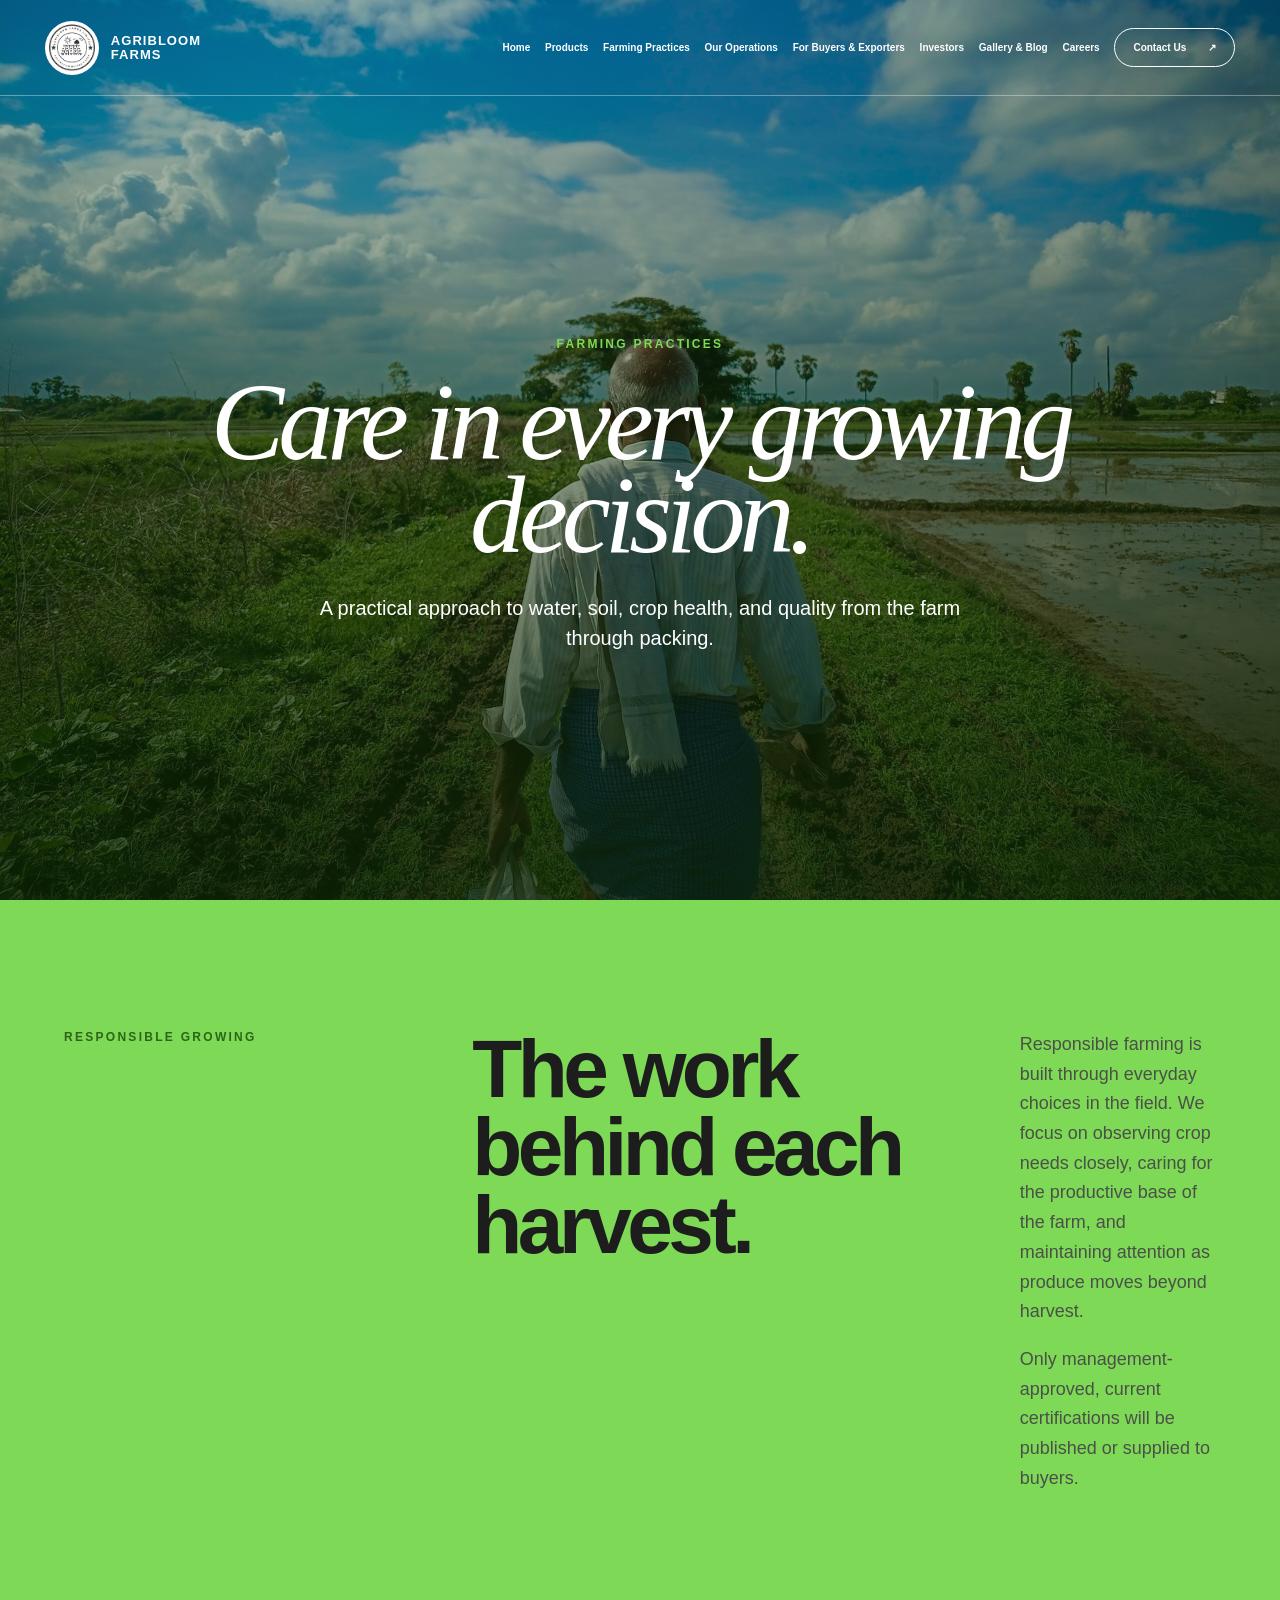
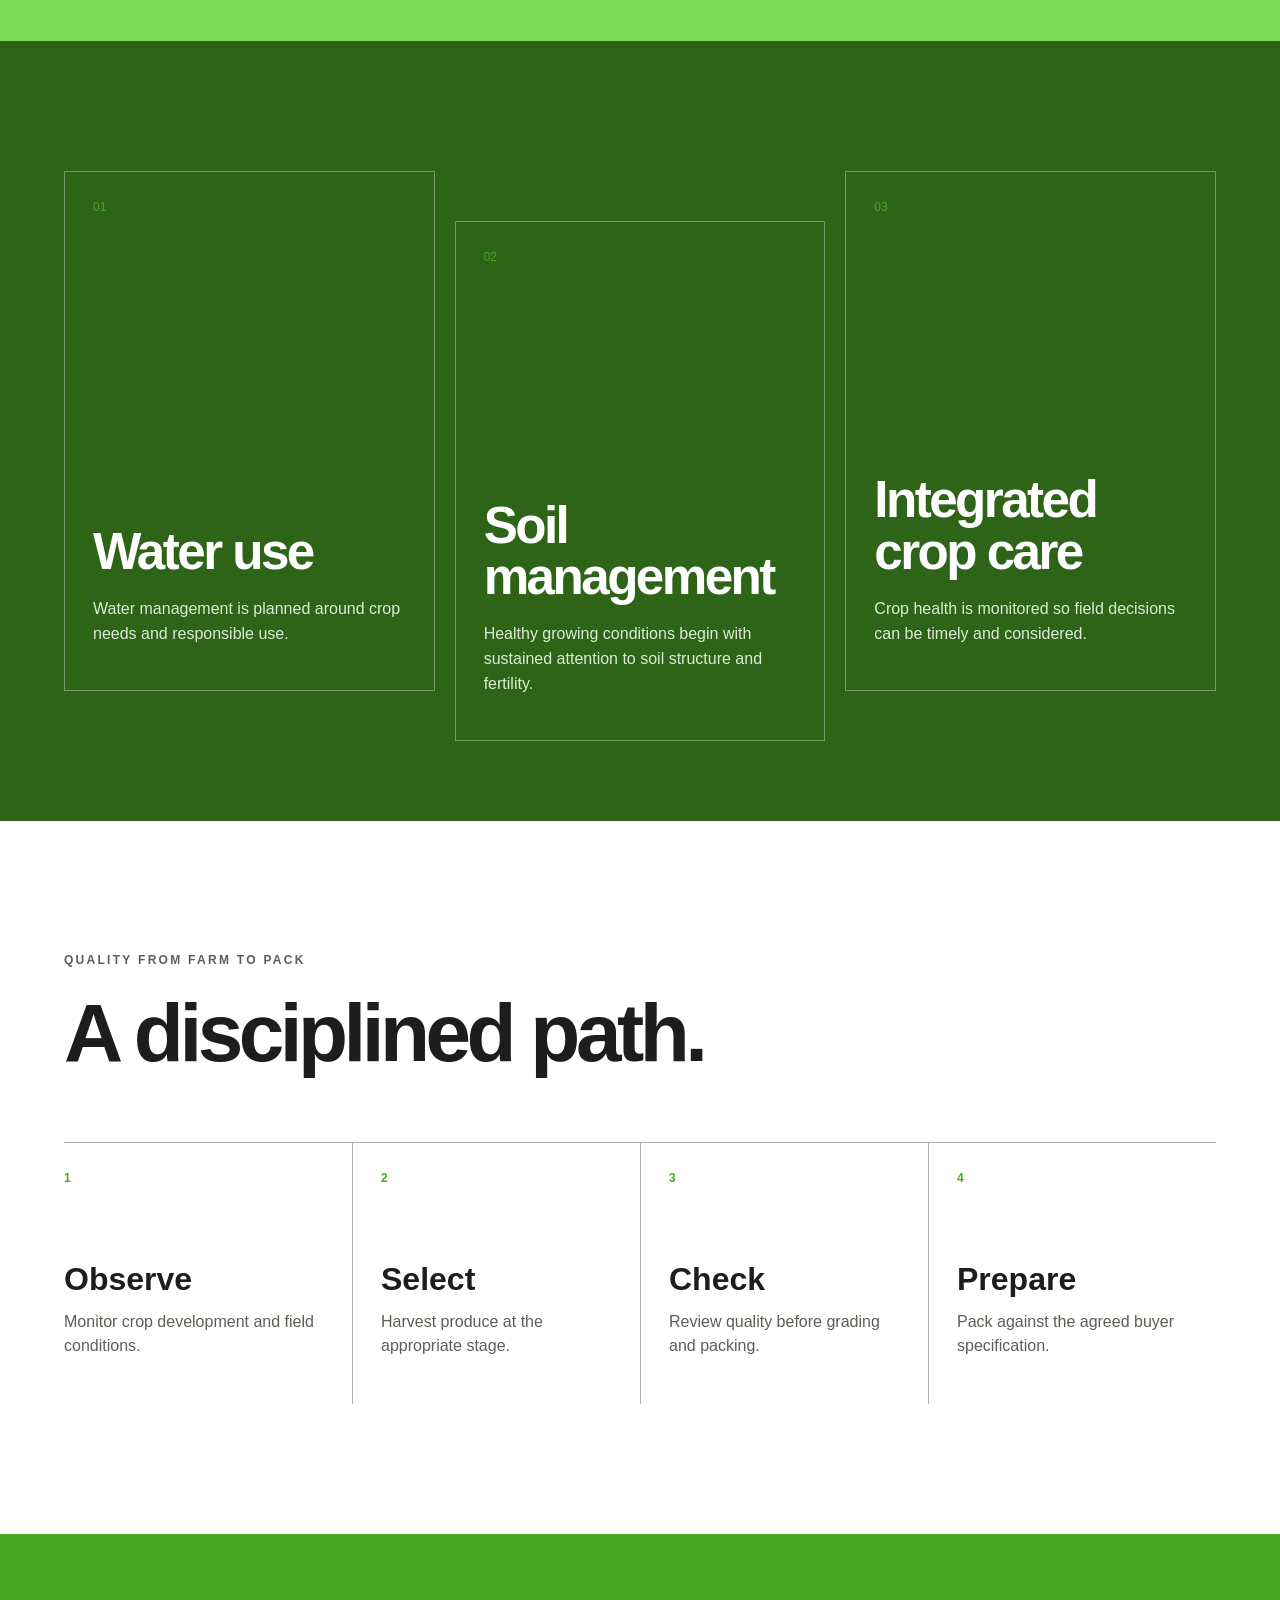
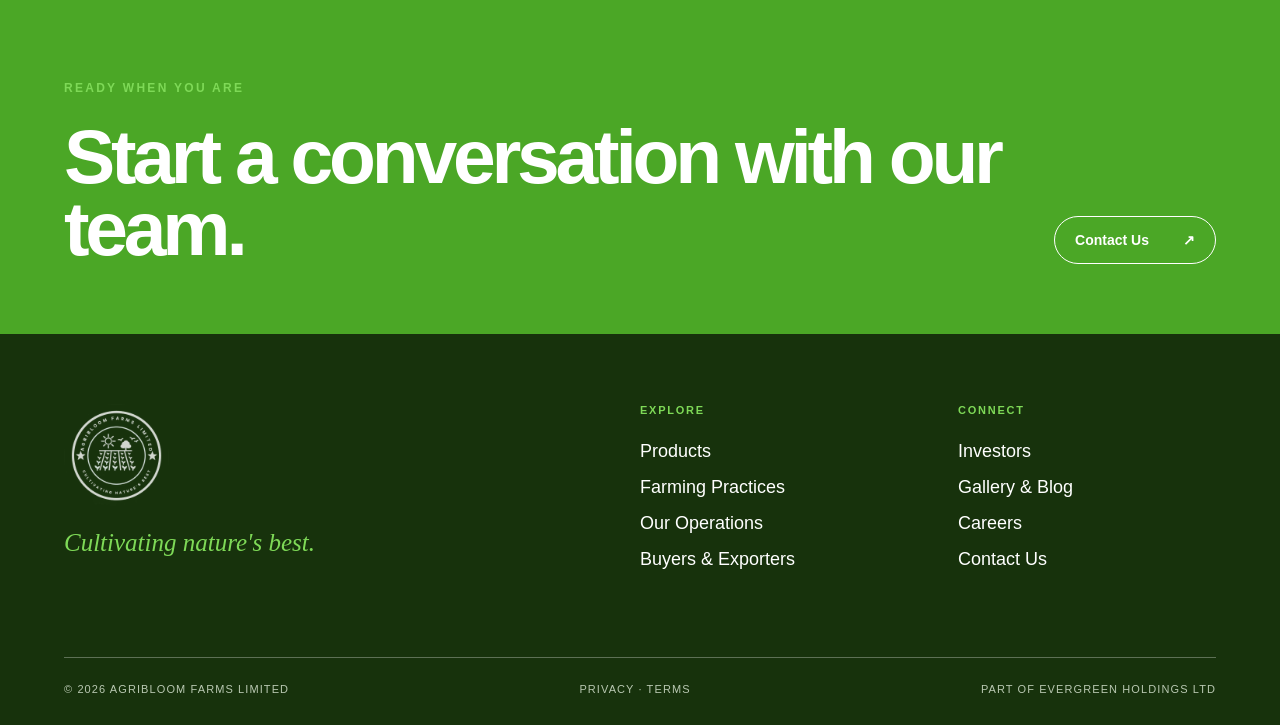
<file: farming-practices.html>
<!doctype html>
<html lang="en">
<head>
<meta charset="utf-8" />
<meta name="viewport" content="width=device-width, initial-scale=1" />
<title>Farming Practices | Agribloom Farms</title>
<meta name="description" content="Fresh avocados and vegetables, grown with care and prepared for trade buyers." />
<link rel="icon" href="favicon.svg" type="image/svg+xml" />
<link rel="stylesheet" href="styles.css" />
</head>
<body>
<main class="practices-page">
  <header class="site-header">
    <a class="brand" href="index.html" aria-label="Agribloom Farms home">
      <img src="agribloom-logo.jpeg" alt="" /><span>AGRIBLOOM<br />FARMS</span>
    </a>
    <button class="menu-button" aria-expanded="false" aria-label="Toggle menu"><i></i><i></i></button>
    <nav aria-label="Main navigation">
      <a href="index.html">Home</a>
      <a href="products.html">Products</a>
      <a href="farming-practices.html">Farming Practices</a>
      <a href="operations.html">Our Operations</a>
      <a href="buyers-exporters.html">For Buyers &amp; Exporters</a>
      <a href="investors.html">Investors</a>
      <a href="gallery.html">Gallery &amp; Blog</a>
      <a href="careers.html">Careers</a>
      <a href="contact.html" class="nav-cta">Contact Us <span aria-hidden="true">↗</span></a>
    </nav>
  </header>

  <section class="page-hero">
    <img src="farmer-field.jpg" alt="" style="object-position:center 48%" />
    <div class="page-hero-shade"></div>
    <div class="page-hero-copy"><p class="eyebrow light">Farming practices</p><h1>Care in every growing decision.</h1><p>A practical approach to water, soil, crop health, and quality from the farm through packing.</p></div>
  </section>

  <section class="page-intro section-pad">
    <p class="eyebrow">Responsible growing</p>
    <div><h2>The work behind each harvest.</h2><div class="page-prose"><p>Responsible farming is built through everyday choices in the field. We focus on observing crop needs closely, caring for the productive base of the farm, and maintaining attention as produce moves beyond harvest.</p><p>Only management-approved, current certifications will be published or supplied to buyers.</p></div></div>
  </section>

  <section class="numbered-panels section-pad dark-section">
    <article><span>01</span><h2>Water use</h2><p>Water management is planned around crop needs and responsible use.</p></article>
    <article><span>02</span><h2>Soil management</h2><p>Healthy growing conditions begin with sustained attention to soil structure and fertility.</p></article>
    <article><span>03</span><h2>Integrated crop care</h2><p>Crop health is monitored so field decisions can be timely and considered.</p></article>
  </section>

  <section class="process section-pad">
    <p class="eyebrow">Quality from farm to pack</p><h2>A disciplined path.</h2>
    <div>
      <article><b>1</b><h3>Observe</h3><p>Monitor crop development and field conditions.</p></article>
      <article><b>2</b><h3>Select</h3><p>Harvest produce at the appropriate stage.</p></article>
      <article><b>3</b><h3>Check</h3><p>Review quality before grading and packing.</p></article>
      <article><b>4</b><h3>Prepare</h3><p>Pack against the agreed buyer specification.</p></article>
    </div>
  </section>

  <section class="contact-band"><div><p class="eyebrow light">Ready when you are</p><h2>Start a conversation with our team.</h2></div><a class="pill light-pill" href="contact.html">Contact Us <span aria-hidden="true">↗</span></a></section>

  <footer>
    <div class="footer-top">
      <div class="footer-brand"><img src="agribloom-logo.jpeg" alt="Agribloom Farms Limited" /><p>Cultivating nature's best.</p></div>
      <div><p class="footer-label">Explore</p><a href="products.html">Products</a><a href="farming-practices.html">Farming Practices</a><a href="operations.html">Our Operations</a><a href="buyers-exporters.html">Buyers &amp; Exporters</a></div>
      <div><p class="footer-label">Connect</p><a href="investors.html">Investors</a><a href="gallery.html">Gallery &amp; Blog</a><a href="careers.html">Careers</a><a href="contact.html">Contact Us</a></div>
    </div>
    <div class="footer-bottom"><span>© <span class="footer-year"></span> Agribloom Farms Limited</span><span>Privacy · Terms</span><span>Part of Evergreen Holdings Ltd</span></div>
  </footer>
</main>
<script src="main.js"></script>
</body>
</html>
</file>
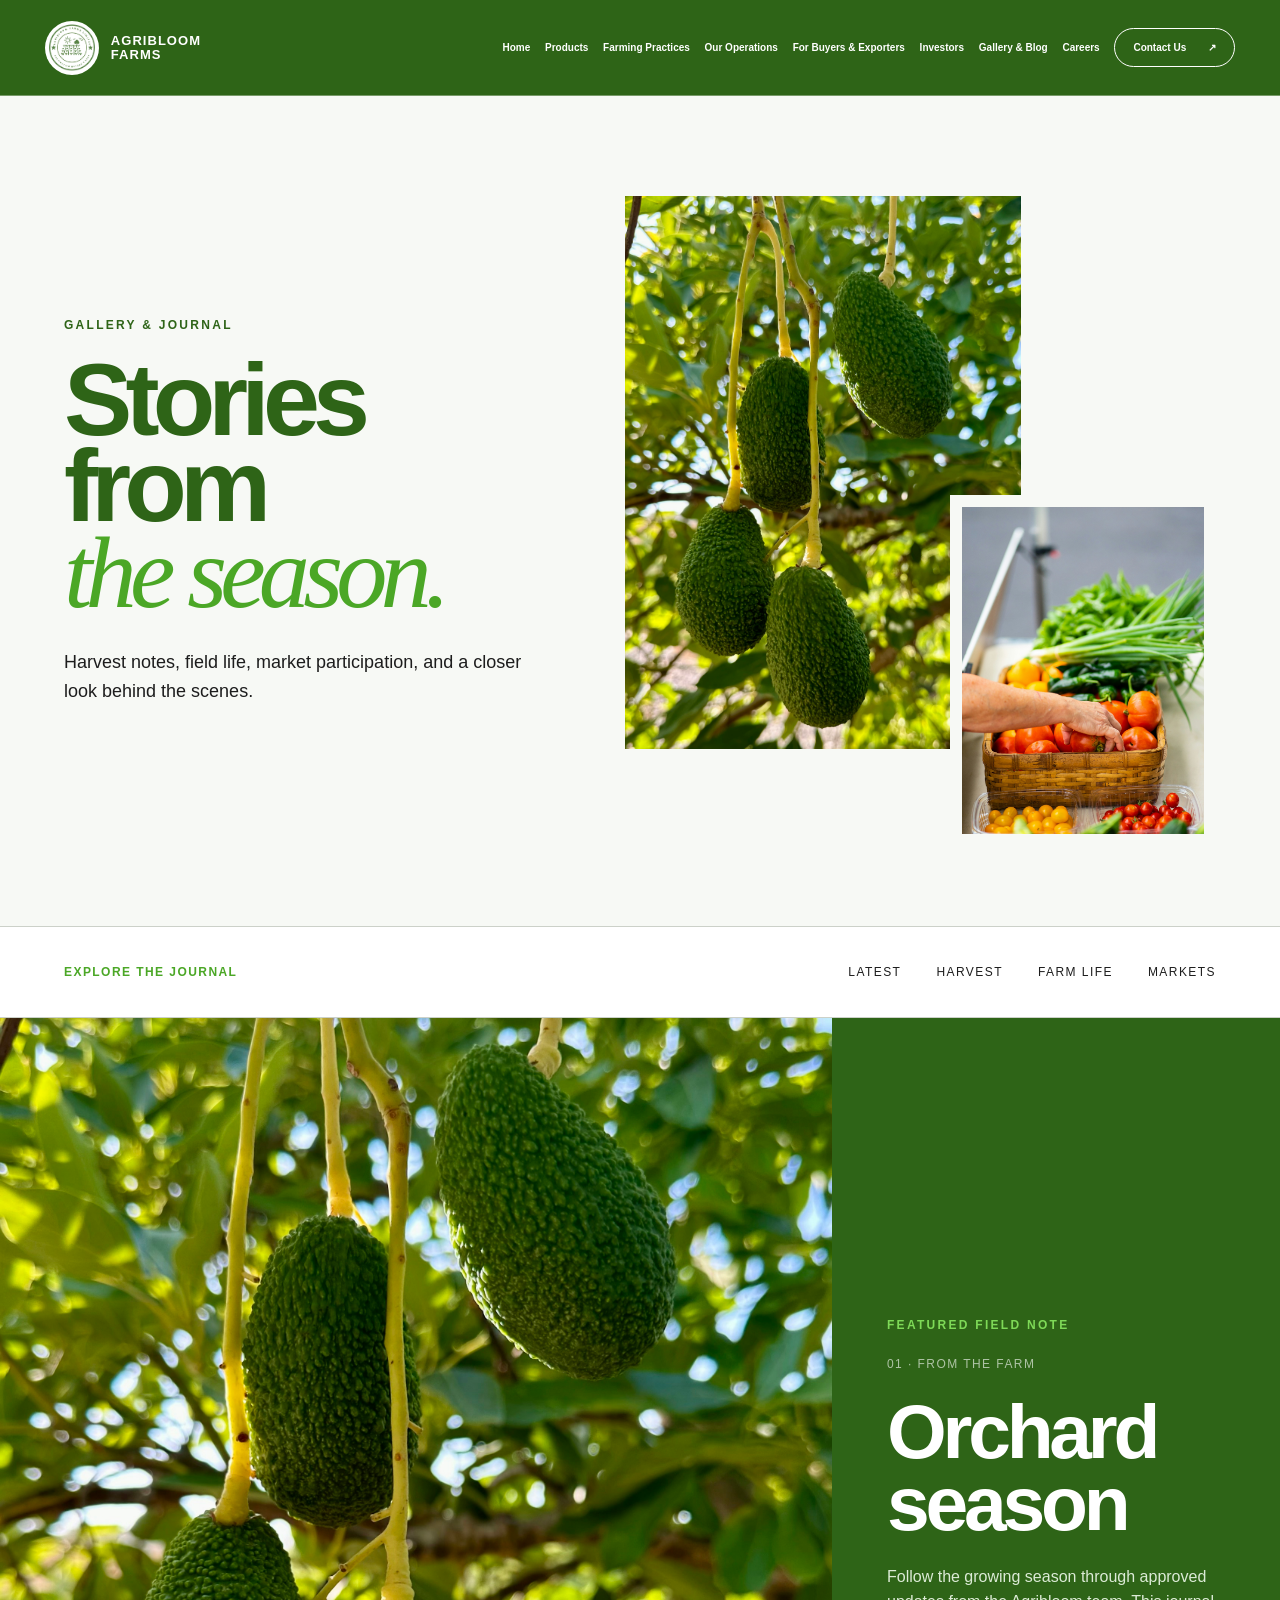
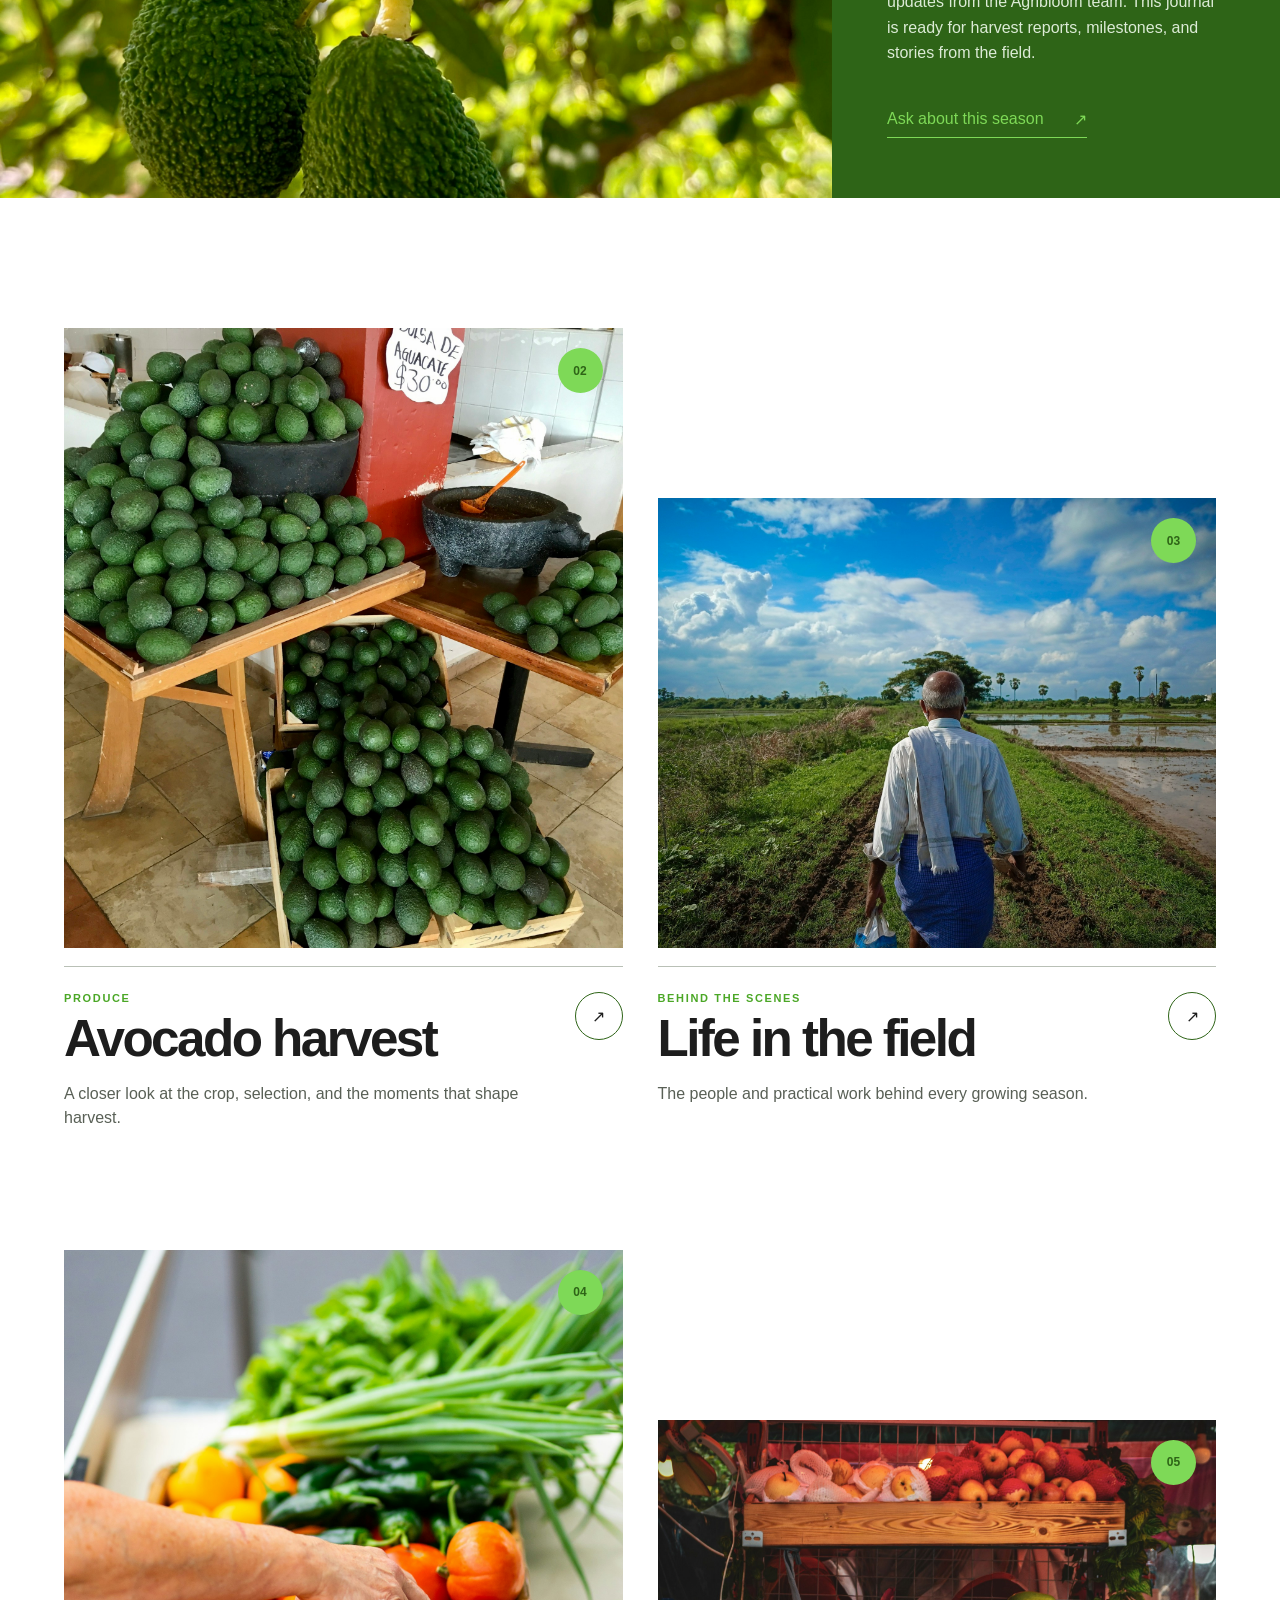
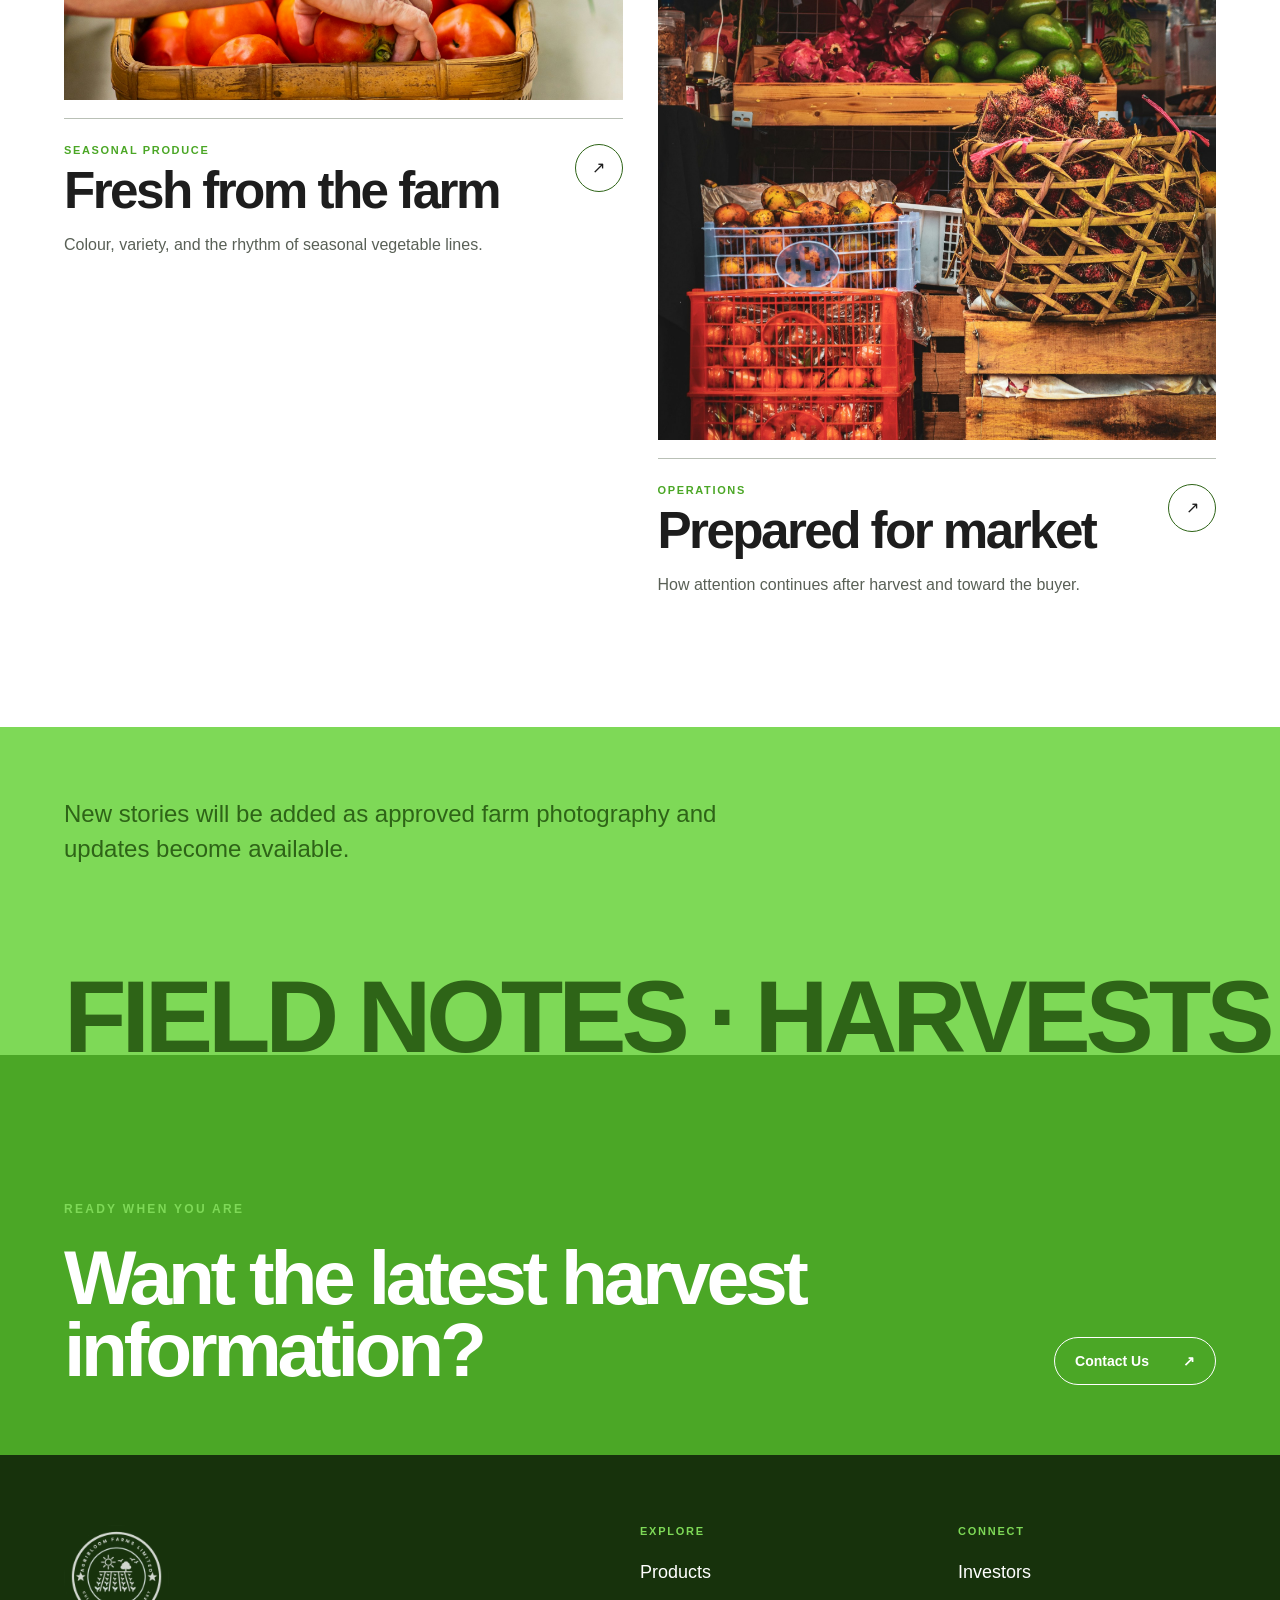
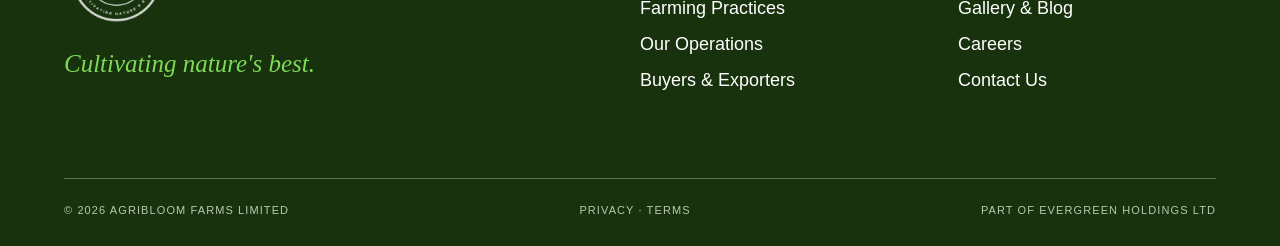
<file: gallery.html>
<!doctype html>
<html lang="en">
<head>
<meta charset="utf-8" />
<meta name="viewport" content="width=device-width, initial-scale=1" />
<title>Gallery &amp; Blog | Agribloom Farms</title>
<meta name="description" content="Fresh avocados and vegetables, grown with care and prepared for trade buyers." />
<link rel="icon" href="favicon.svg" type="image/svg+xml" />
<link rel="stylesheet" href="styles.css" />
</head>
<body>
<main class="gallery-page">
  <header class="site-header">
    <a class="brand" href="index.html" aria-label="Agribloom Farms home">
      <img src="agribloom-logo.jpeg" alt="" /><span>AGRIBLOOM<br />FARMS</span>
    </a>
    <button class="menu-button" aria-expanded="false" aria-label="Toggle menu"><i></i><i></i></button>
    <nav aria-label="Main navigation">
      <a href="index.html">Home</a>
      <a href="products.html">Products</a>
      <a href="farming-practices.html">Farming Practices</a>
      <a href="operations.html">Our Operations</a>
      <a href="buyers-exporters.html">For Buyers &amp; Exporters</a>
      <a href="investors.html">Investors</a>
      <a href="gallery.html">Gallery &amp; Blog</a>
      <a href="careers.html">Careers</a>
      <a href="contact.html" class="nav-cta">Contact Us <span aria-hidden="true">↗</span></a>
    </nav>
  </header>

  <section class="gallery-hero">
    <div class="gallery-hero-title"><p class="eyebrow">Gallery &amp; journal</p><h1>Stories from<br /><em>the season.</em></h1><p>Harvest notes, field life, market participation, and a closer look behind the scenes.</p></div>
    <div class="gallery-hero-images"><img src="avocado-orchard.jpg" alt="Avocados growing in an orchard" /><img src="produce-vegetables.jpg" alt="Fresh seasonal vegetables" /></div>
  </section>

  <div class="journal-nav"><span>Explore the journal</span><div><a href="#latest">Latest</a><a href="#latest">Harvest</a><a href="#latest">Farm life</a><a href="#latest">Markets</a></div></div>

  <section class="journal-feature" id="latest">
    <img src="avocado-orchard.jpg" alt="Avocados hanging in an orchard" />
    <div><p class="eyebrow light">Featured field note</p><span>01 · From the farm</span><h2>Orchard season</h2><p>Follow the growing season through approved updates from the Agribloom team. This journal is ready for harvest reports, milestones, and stories from the field.</p><a href="contact.html">Ask about this season <span aria-hidden="true">↗</span></a></div>
  </section>

  <section class="journal-grid section-pad">
    <article class="journal-card card-1"><div class="journal-photo"><img src="produce-avocados.jpg" alt="" /><span>02</span></div><div class="journal-card-copy"><p>Produce</p><h2>Avocado harvest</h2><span>A closer look at the crop, selection, and the moments that shape harvest.</span><a href="contact.html" aria-label="Ask about Avocado harvest"><span aria-hidden="true">↗</span></a></div></article>
    <article class="journal-card card-2"><div class="journal-photo"><img src="farmer-field.jpg" alt="" /><span>03</span></div><div class="journal-card-copy"><p>Behind the scenes</p><h2>Life in the field</h2><span>The people and practical work behind every growing season.</span><a href="contact.html" aria-label="Ask about Life in the field"><span aria-hidden="true">↗</span></a></div></article>
    <article class="journal-card card-3"><div class="journal-photo"><img src="produce-vegetables.jpg" alt="" /><span>04</span></div><div class="journal-card-copy"><p>Seasonal produce</p><h2>Fresh from the farm</h2><span>Colour, variety, and the rhythm of seasonal vegetable lines.</span><a href="contact.html" aria-label="Ask about Fresh from the farm"><span aria-hidden="true">↗</span></a></div></article>
    <article class="journal-card card-4"><div class="journal-photo"><img src="farm-to-buyer.jpg" alt="" /><span>05</span></div><div class="journal-card-copy"><p>Operations</p><h2>Prepared for market</h2><span>How attention continues after harvest and toward the buyer.</span><a href="contact.html" aria-label="Ask about Prepared for market"><span aria-hidden="true">↗</span></a></div></article>
  </section>

  <section class="journal-coming"><p>New stories will be added as approved farm photography and updates become available.</p><span>FIELD NOTES · HARVESTS · PEOPLE · MARKETS · </span></section>

  <section class="contact-band"><div><p class="eyebrow light">Ready when you are</p><h2>Want the latest harvest information?</h2></div><a class="pill light-pill" href="contact.html">Contact Us <span aria-hidden="true">↗</span></a></section>

  <footer>
    <div class="footer-top">
      <div class="footer-brand"><img src="agribloom-logo.jpeg" alt="Agribloom Farms Limited" /><p>Cultivating nature's best.</p></div>
      <div><p class="footer-label">Explore</p><a href="products.html">Products</a><a href="farming-practices.html">Farming Practices</a><a href="operations.html">Our Operations</a><a href="buyers-exporters.html">Buyers &amp; Exporters</a></div>
      <div><p class="footer-label">Connect</p><a href="investors.html">Investors</a><a href="gallery.html">Gallery &amp; Blog</a><a href="careers.html">Careers</a><a href="contact.html">Contact Us</a></div>
    </div>
    <div class="footer-bottom"><span>© <span class="footer-year"></span> Agribloom Farms Limited</span><span>Privacy · Terms</span><span>Part of Evergreen Holdings Ltd</span></div>
  </footer>
</main>
<script src="main.js"></script>
</body>
</html>
</file>
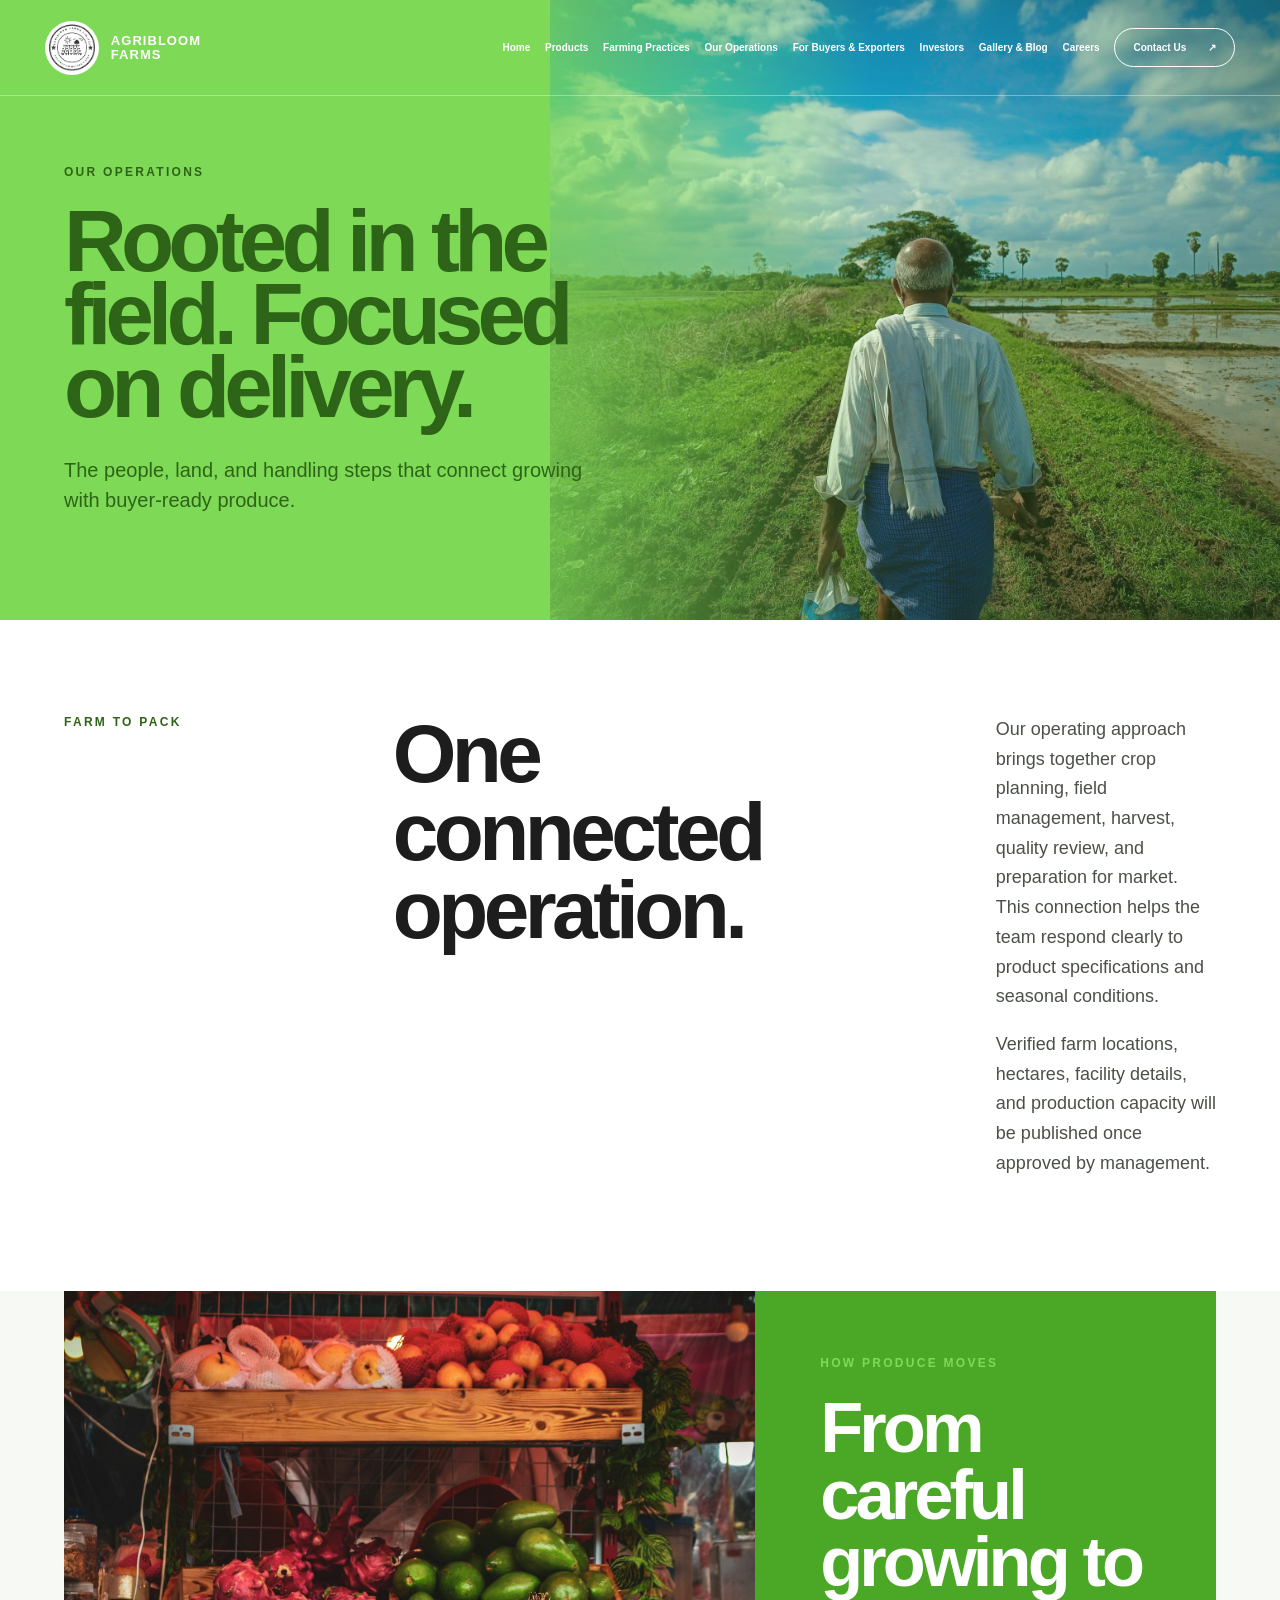
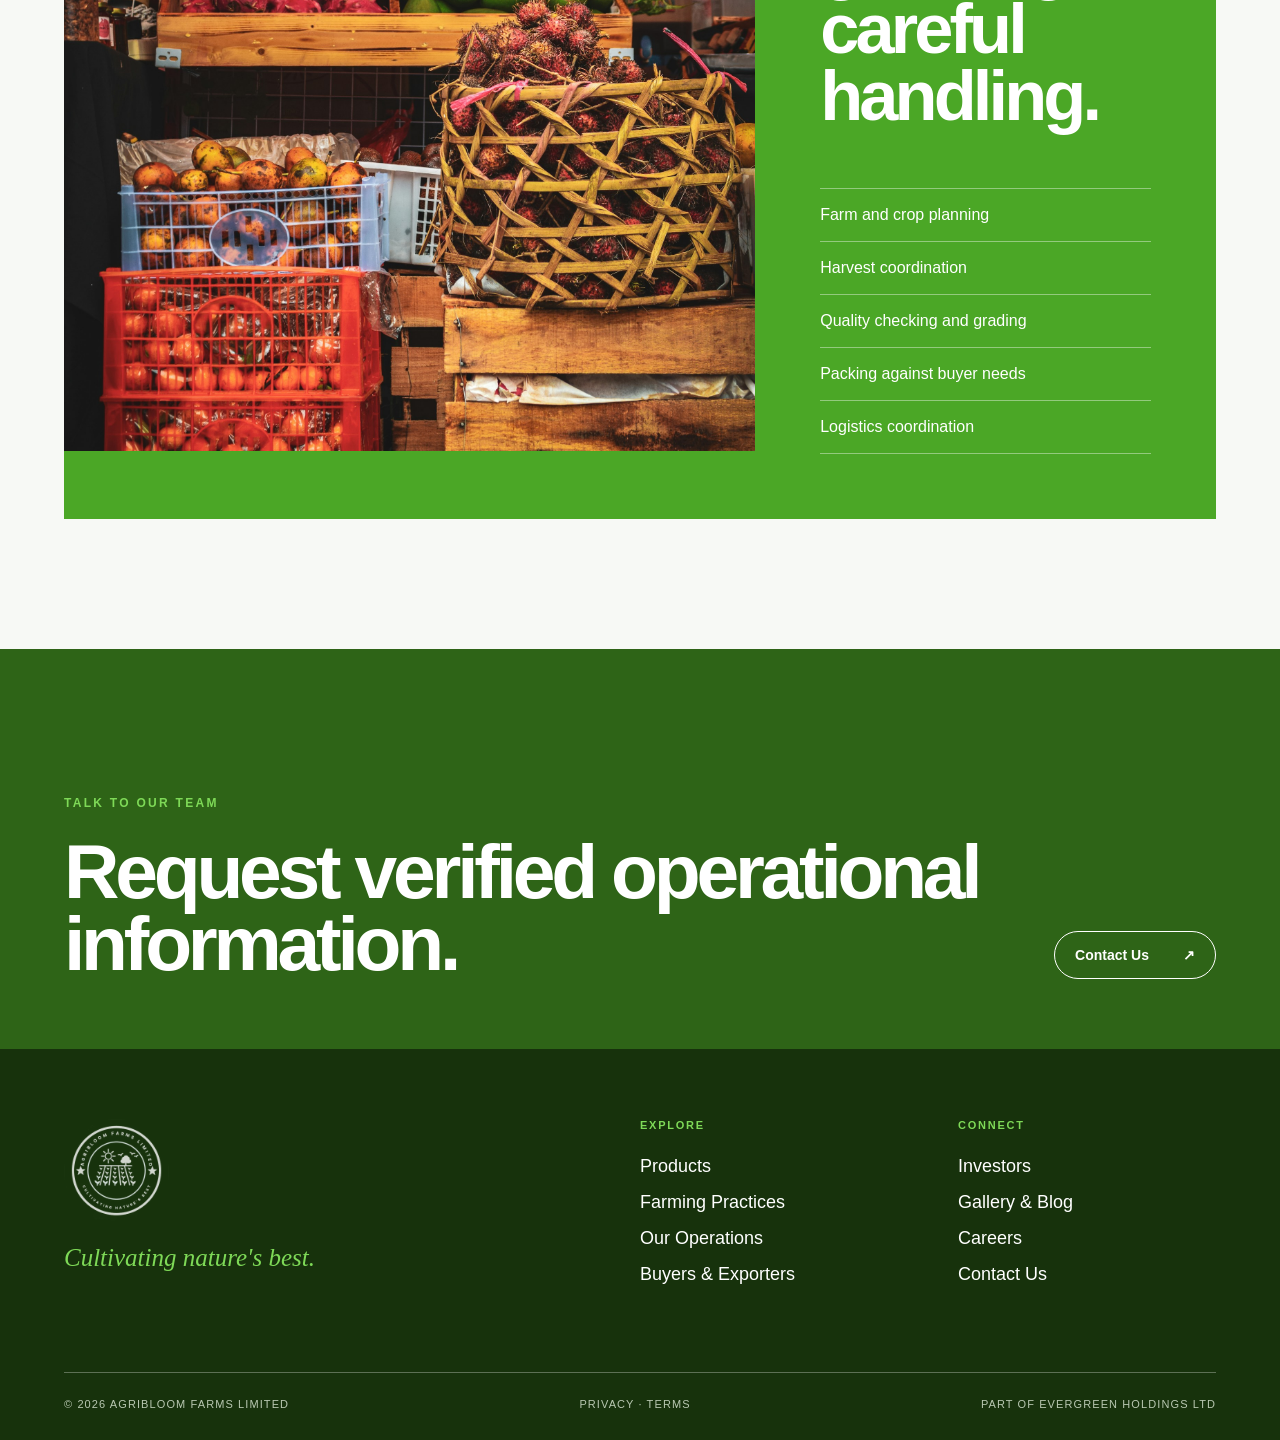
<file: operations.html>
<!doctype html>
<html lang="en">
<head>
<meta charset="utf-8" />
<meta name="viewport" content="width=device-width, initial-scale=1" />
<title>Our Operations | Agribloom Farms</title>
<meta name="description" content="Fresh avocados and vegetables, grown with care and prepared for trade buyers." />
<link rel="icon" href="favicon.svg" type="image/svg+xml" />
<link rel="stylesheet" href="styles.css" />
</head>
<body>
<main class="operations-page">
  <header class="site-header">
    <a class="brand" href="index.html" aria-label="Agribloom Farms home">
      <img src="agribloom-logo.jpeg" alt="" /><span>AGRIBLOOM<br />FARMS</span>
    </a>
    <button class="menu-button" aria-expanded="false" aria-label="Toggle menu"><i></i><i></i></button>
    <nav aria-label="Main navigation">
      <a href="index.html">Home</a>
      <a href="products.html">Products</a>
      <a href="farming-practices.html">Farming Practices</a>
      <a href="operations.html">Our Operations</a>
      <a href="buyers-exporters.html">For Buyers &amp; Exporters</a>
      <a href="investors.html">Investors</a>
      <a href="gallery.html">Gallery &amp; Blog</a>
      <a href="careers.html">Careers</a>
      <a href="contact.html" class="nav-cta">Contact Us <span aria-hidden="true">↗</span></a>
    </nav>
  </header>

  <section class="page-hero">
    <img src="farmer-field.jpg" alt="" style="object-position:center 44%" />
    <div class="page-hero-shade"></div>
    <div class="page-hero-copy"><p class="eyebrow light">Our operations</p><h1>Rooted in the field. Focused on delivery.</h1><p>The people, land, and handling steps that connect growing with buyer-ready produce.</p></div>
  </section>

  <section class="page-intro section-pad">
    <p class="eyebrow">Farm to pack</p>
    <div><h2>One connected operation.</h2><div class="page-prose"><p>Our operating approach brings together crop planning, field management, harvest, quality review, and preparation for market. This connection helps the team respond clearly to product specifications and seasonal conditions.</p><p>Verified farm locations, hectares, facility details, and production capacity will be published once approved by management.</p></div></div>
  </section>

  <section class="operations-feature section-pad">
    <img src="farm-to-buyer.jpg" alt="Fresh produce arranged in crates" />
    <div><p class="eyebrow light">How produce moves</p><h2>From careful growing to careful handling.</h2><ul><li>Farm and crop planning</li><li>Harvest coordination</li><li>Quality checking and grading</li><li>Packing against buyer needs</li><li>Logistics coordination</li></ul></div>
  </section>

  <section class="contact-band"><div><p class="eyebrow light">Talk to our team</p><h2>Request verified operational information.</h2></div><a class="pill light-pill" href="contact.html">Contact Us <span aria-hidden="true">↗</span></a></section>

  <footer>
    <div class="footer-top">
      <div class="footer-brand"><img src="agribloom-logo.jpeg" alt="Agribloom Farms Limited" /><p>Cultivating nature's best.</p></div>
      <div><p class="footer-label">Explore</p><a href="products.html">Products</a><a href="farming-practices.html">Farming Practices</a><a href="operations.html">Our Operations</a><a href="buyers-exporters.html">Buyers &amp; Exporters</a></div>
      <div><p class="footer-label">Connect</p><a href="investors.html">Investors</a><a href="gallery.html">Gallery &amp; Blog</a><a href="careers.html">Careers</a><a href="contact.html">Contact Us</a></div>
    </div>
    <div class="footer-bottom"><span>© <span class="footer-year"></span> Agribloom Farms Limited</span><span>Privacy · Terms</span><span>Part of Evergreen Holdings Ltd</span></div>
  </footer>
</main>
<script src="main.js"></script>
</body>
</html>
</file>
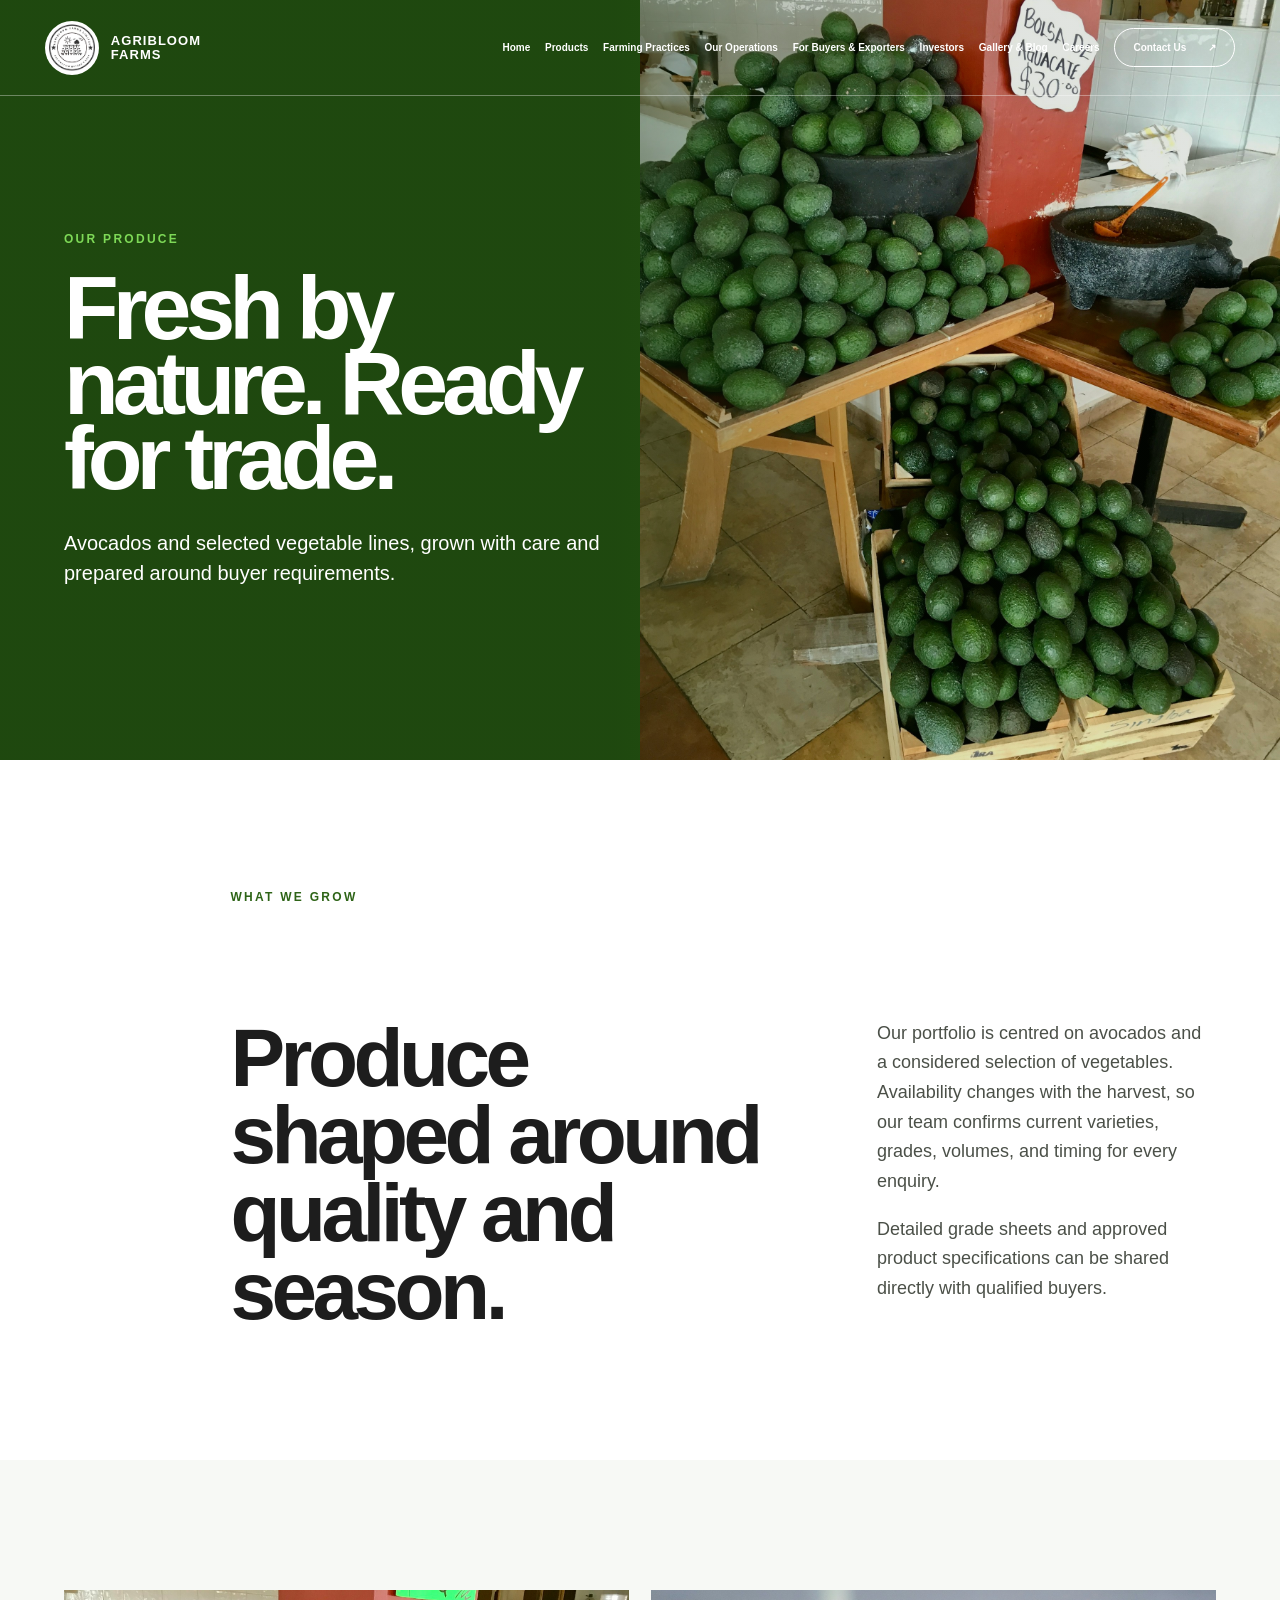
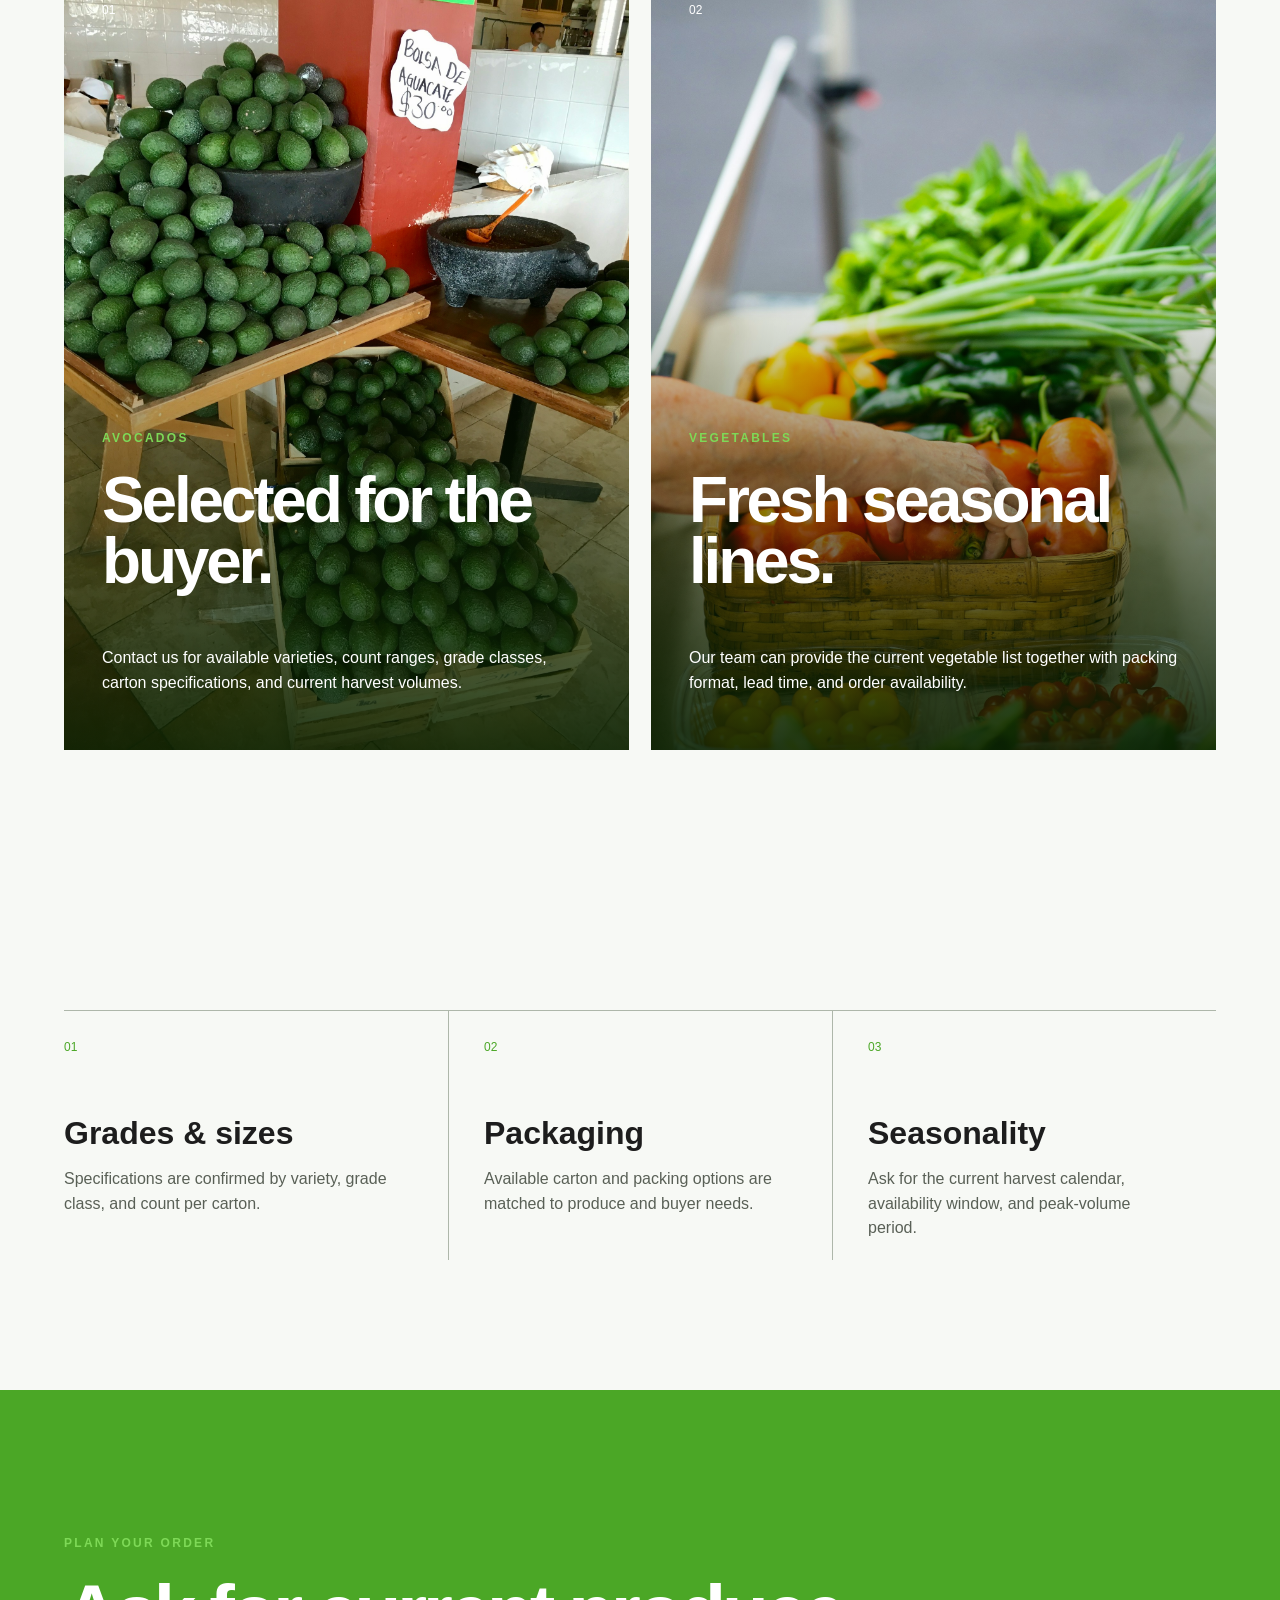
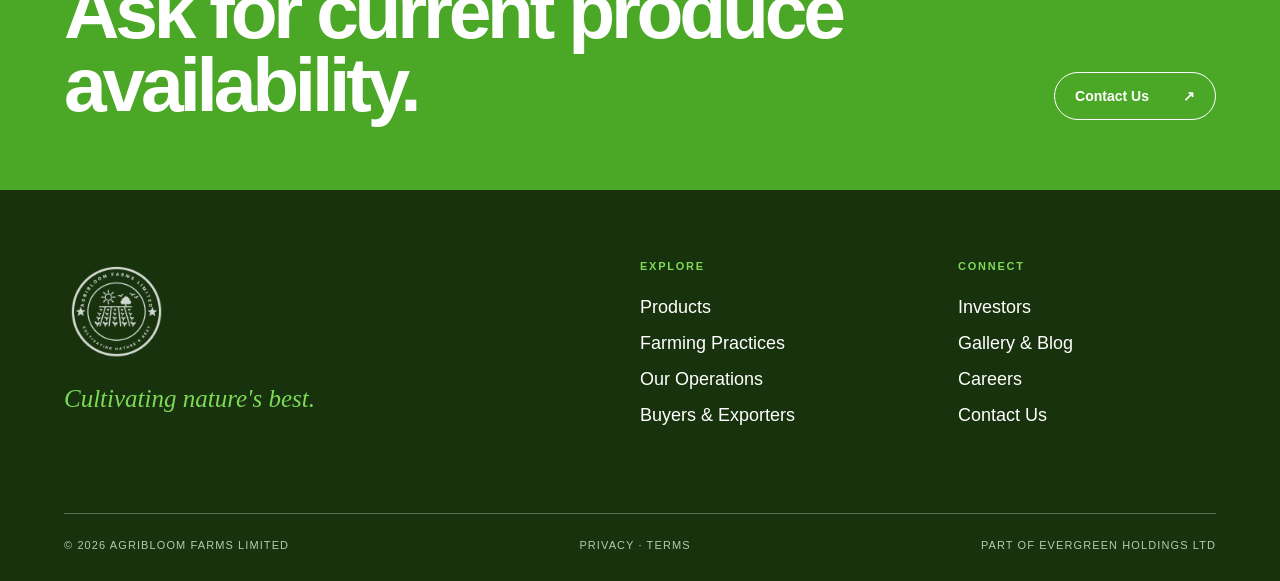
<file: products.html>
<!doctype html>
<html lang="en">
<head>
<meta charset="utf-8" />
<meta name="viewport" content="width=device-width, initial-scale=1" />
<title>Products | Agribloom Farms</title>
<meta name="description" content="Fresh avocados and vegetables, grown with care and prepared for trade buyers." />
<link rel="icon" href="favicon.svg" type="image/svg+xml" />
<link rel="stylesheet" href="styles.css" />
</head>
<body>
<main class="products-page">
  <header class="site-header">
    <a class="brand" href="index.html" aria-label="Agribloom Farms home">
      <img src="agribloom-logo.jpeg" alt="" /><span>AGRIBLOOM<br />FARMS</span>
    </a>
    <button class="menu-button" aria-expanded="false" aria-label="Toggle menu"><i></i><i></i></button>
    <nav aria-label="Main navigation">
      <a href="index.html">Home</a>
      <a href="products.html">Products</a>
      <a href="farming-practices.html">Farming Practices</a>
      <a href="operations.html">Our Operations</a>
      <a href="buyers-exporters.html">For Buyers &amp; Exporters</a>
      <a href="investors.html">Investors</a>
      <a href="gallery.html">Gallery &amp; Blog</a>
      <a href="careers.html">Careers</a>
      <a href="contact.html" class="nav-cta">Contact Us <span aria-hidden="true">↗</span></a>
    </nav>
  </header>

  <section class="page-hero">
    <img src="produce-avocados.jpg" alt="" style="object-position:center 48%" />
    <div class="page-hero-shade"></div>
    <div class="page-hero-copy"><p class="eyebrow light">Our produce</p><h1>Fresh by nature. Ready for trade.</h1><p>Avocados and selected vegetable lines, grown with care and prepared around buyer requirements.</p></div>
  </section>

  <section class="page-intro section-pad">
    <p class="eyebrow">What we grow</p>
    <div><h2>Produce shaped around quality and season.</h2><div class="page-prose"><p>Our portfolio is centred on avocados and a considered selection of vegetables. Availability changes with the harvest, so our team confirms current varieties, grades, volumes, and timing for every enquiry.</p><p>Detailed grade sheets and approved product specifications can be shared directly with qualified buyers.</p></div></div>
  </section>

  <section class="split-products section-pad">
    <article><img src="produce-avocados.jpg" alt="Fresh green avocados in crates" /><div><span>01</span><p class="eyebrow">Avocados</p><h2>Selected for the buyer.</h2><p>Contact us for available varieties, count ranges, grade classes, carton specifications, and current harvest volumes.</p></div></article>
    <article><img src="produce-vegetables.jpg" alt="Fresh vegetables in a harvest basket" /><div><span>02</span><p class="eyebrow">Vegetables</p><h2>Fresh seasonal lines.</h2><p>Our team can provide the current vegetable list together with packing format, lead time, and order availability.</p></div></article>
  </section>

  <section class="detail-grid section-pad soft-section">
    <article><span>01</span><h3>Grades &amp; sizes</h3><p>Specifications are confirmed by variety, grade class, and count per carton.</p></article>
    <article><span>02</span><h3>Packaging</h3><p>Available carton and packing options are matched to produce and buyer needs.</p></article>
    <article><span>03</span><h3>Seasonality</h3><p>Ask for the current harvest calendar, availability window, and peak-volume period.</p></article>
  </section>

  <section class="contact-band"><div><p class="eyebrow light">Plan your order</p><h2>Ask for current produce availability.</h2></div><a class="pill light-pill" href="contact.html">Contact Us <span aria-hidden="true">↗</span></a></section>

  <footer>
    <div class="footer-top">
      <div class="footer-brand"><img src="agribloom-logo.jpeg" alt="Agribloom Farms Limited" /><p>Cultivating nature's best.</p></div>
      <div><p class="footer-label">Explore</p><a href="products.html">Products</a><a href="farming-practices.html">Farming Practices</a><a href="operations.html">Our Operations</a><a href="buyers-exporters.html">Buyers &amp; Exporters</a></div>
      <div><p class="footer-label">Connect</p><a href="investors.html">Investors</a><a href="gallery.html">Gallery &amp; Blog</a><a href="careers.html">Careers</a><a href="contact.html">Contact Us</a></div>
    </div>
    <div class="footer-bottom"><span>© <span class="footer-year"></span> Agribloom Farms Limited</span><span>Privacy · Terms</span><span>Part of Evergreen Holdings Ltd</span></div>
  </footer>
</main>
<script src="main.js"></script>
</body>
</html>
</file>
<file: styles.css>
:root { --primary:#2E6417; --secondary:#4BA726; --accent:#7ED957; --white:#fff; --soft:#F7F9F5; --ink:#1D1D1D; }
* { box-sizing:border-box; }
html { scroll-behavior:smooth; }
body { margin:0; background:var(--soft); color:var(--ink); font-family:Arial, Helvetica, sans-serif; }
a { color:inherit; text-decoration:none; }
button, input, select, textarea { font:inherit; }
.site-header { position:absolute; z-index:20; top:0; left:0; width:100%; height:96px; padding:18px 3.5vw; display:flex; align-items:center; justify-content:space-between; color:white; border-bottom:1px solid rgba(255,255,255,.35); }
.brand { display:flex; align-items:center; gap:12px; font-weight:800; font-size:13px; line-height:1.05; letter-spacing:.08em; }
.brand img { width:54px; height:54px; border-radius:50%; object-fit:cover; mix-blend-mode:screen; }
nav { display:flex; align-items:center; gap:clamp(10px,1.15vw,22px); font-size:clamp(10px,.76vw,13px); font-weight:650; white-space:nowrap; }
nav a { transition:opacity .2s; } nav a:hover { opacity:.7; }
.nav-cta { border:1px solid white; border-radius:30px; padding:13px 18px; display:flex; gap:22px; }
.menu-button { display:none; background:none; border:0; padding:10px; }
.inner-header { position:relative; background:var(--primary); }
.hero { min-height:100svh; height:900px; color:white; position:relative; display:flex; align-items:flex-end; overflow:hidden; background:var(--primary); }
.hero-image { position:absolute; inset:0; background:url('avocado-orchard.jpg') center 39%/cover no-repeat; transform:scale(1.02); }
.hero-wash { position:absolute; inset:0; background:linear-gradient(90deg,rgba(12,38,5,.76) 0%,rgba(26,59,12,.27) 58%,rgba(0,0,0,.12)),linear-gradient(0deg,rgba(11,34,4,.5),transparent 50%); }
.hero-copy { position:relative; z-index:2; padding:0 4.5vw 8vh; max-width:1100px; }
.eyebrow { font-size:12px; font-weight:800; text-transform:uppercase; letter-spacing:.19em; color:var(--primary); margin:0 0 25px; }
.eyebrow.light { color:var(--accent); }
h1,h2,h3,p { margin-top:0; }
h1 { font-size:clamp(65px,9.2vw,146px); line-height:.84; letter-spacing:-.067em; margin:0 0 32px; font-weight:750; }
h1 em, .contact h2 em { color:var(--accent); font-style:italic; font-family:Georgia,serif; font-weight:400; }
.hero-intro { max-width:640px; font-size:clamp(17px,1.4vw,22px); line-height:1.45; margin:0 0 34px; }
.pill { display:inline-flex; align-items:center; gap:34px; border:1px solid currentColor; border-radius:40px; padding:15px 20px; font-size:14px; font-weight:700; transition:.2s; }
.pill:hover { background:var(--primary); color:white; border-color:var(--primary); }
.light-pill:hover { background:var(--accent); border-color:var(--accent); color:var(--primary); }
.scroll-note { position:absolute; z-index:2; right:4vw; bottom:7vh; font-size:12px; text-transform:uppercase; letter-spacing:.14em; writing-mode:vertical-rl; display:flex; gap:16px; align-items:center; }
.section-pad { padding:130px 5vw; }
.statement { background:var(--white); }
.statement h2, .section-head h2, .journey>h2, .contact h2 { font-size:clamp(48px,7vw,108px); line-height:.94; letter-spacing:-.06em; max-width:1200px; margin-bottom:70px; }
.statement-grid { margin-left:40%; display:grid; grid-template-columns:1fr 1fr; gap:7vw; max-width:760px; }
.statement-grid p { font-size:20px; line-height:1.55; }
.story-image { margin:0 0 70px; position:relative; height:min(64vw,720px); overflow:hidden; background:var(--primary); }
.story-image img { width:100%; height:100%; object-fit:cover; object-position:center 46%; display:block; transition:transform .8s ease; }
.story-image:hover img { transform:scale(1.02); }
.story-image:after { content:""; position:absolute; inset:0; background:linear-gradient(0deg,rgba(15,43,5,.62),transparent 46%); }
.story-image figcaption { position:absolute; z-index:1; left:35px; right:35px; bottom:30px; color:white; display:flex; justify-content:space-between; gap:30px; font-size:15px; }
.story-image figcaption span { color:var(--accent); text-transform:uppercase; letter-spacing:.15em; font-size:11px; font-weight:800; }
.produce { background:var(--soft); }
.section-head { display:grid; grid-template-columns:1.7fr .7fr; align-items:end; gap:10vw; margin-bottom:70px; }
.section-head h2 { margin-bottom:0; }
.section-head>p { font-size:18px; line-height:1.6; max-width:480px; }
.produce-grid { display:grid; grid-template-columns:1fr 1fr; gap:20px; }
.product-card { min-height:680px; padding:35px; position:relative; overflow:hidden; display:flex; flex-direction:column; justify-content:flex-end; border-radius:2px; }
.avocado-card, .vegetable-card { background:var(--primary); color:white; }
.product-card h3 { font-size:clamp(48px,5vw,78px); line-height:1; letter-spacing:-.05em; margin-bottom:18px; }
.product-card>div:last-of-type { position:relative; z-index:2; max-width:430px; }.product-card p:last-child { line-height:1.5; }
.product-card>.card-number { position:absolute; z-index:3; top:35px; left:35px; font-size:13px; font-weight:800; }
.product-card>a { position:absolute; right:35px; bottom:35px; width:58px; height:58px; border:1px solid currentColor; border-radius:50%; display:grid; place-items:center; font-size:22px; z-index:3; }
.product-photo { position:absolute; inset:0; width:100%; height:100%; object-fit:cover; display:block; transition:transform .8s ease; }
.avocado-card .product-photo { object-position:center 48%; }.vegetable-card .product-photo { object-position:center 54%; }
.product-card:hover .product-photo { transform:scale(1.035); }
.card-shade { position:absolute!important; z-index:1!important; inset:0; max-width:none!important; background:linear-gradient(0deg,rgba(12,35,4,.9) 0%,rgba(12,35,4,.22) 62%,rgba(12,35,4,.35) 100%); }
.product-card .eyebrow { color:var(--accent); }
.marquee { overflow:hidden; background:var(--accent); color:var(--primary); padding:25px 0; white-space:nowrap; font-size:clamp(30px,4vw,62px); font-weight:850; letter-spacing:-.03em; }
.marquee div { width:max-content; animation:move 24s linear infinite; } @keyframes move{to{transform:translateX(-50%)}}
.practices { background:var(--primary); color:white; }
.section-head.inverse .eyebrow { color:var(--accent); }.section-head.inverse h2 { color:white; }
.practice-list { border-top:1px solid rgba(255,255,255,.35); }
.practice-list article { display:grid; grid-template-columns:80px 1fr 1fr; gap:30px; align-items:center; border-bottom:1px solid rgba(255,255,255,.35); padding:32px 0; }
.practice-list span { color:var(--accent); font-size:12px; }.practice-list h3 { font-size:clamp(26px,3vw,45px); margin:0; letter-spacing:-.04em; }.practice-list p { margin:0; line-height:1.5; max-width:420px; color:#dcebd6; }
.journey { background:white; }.journey>h2 { margin-bottom:80px; }
.journey-image { margin:0 0 75px; display:grid; grid-template-columns:1.55fr .65fr; min-height:610px; background:var(--primary); }
.journey-image img { width:100%; height:610px; object-fit:cover; object-position:center 55%; display:block; }
.journey-image figcaption { color:white; padding:42px; display:flex; flex-direction:column; justify-content:flex-end; gap:18px; }
.journey-image figcaption strong { color:var(--accent); font-family:Georgia,serif; font-size:clamp(32px,4vw,56px); line-height:.95; font-style:italic; font-weight:400; }
.journey-image figcaption span { line-height:1.55; color:#dcebd6; }
.steps { display:grid; grid-template-columns:repeat(4,1fr); border-top:1px solid #bfc7bb; margin-bottom:90px; }
.steps article { min-height:260px; padding:25px 25px 25px 0; border-right:1px solid #bfc7bb; display:flex; flex-direction:column; justify-content:space-between; }
.steps article+article { padding-left:25px; }.steps strong { color:var(--secondary); font-size:13px; }.steps h3 { font-size:32px; margin-bottom:10px; }.steps p { color:#5b6257; line-height:1.5; }
.buyer-banner { background:var(--secondary); color:white; min-height:330px; padding:50px; display:grid; grid-template-columns:1.1fr 1fr auto; align-items:end; gap:55px; }
.buyer-banner h3 { font-size:clamp(44px,5vw,72px); line-height:.95; letter-spacing:-.05em; margin:0; }.buyer-banner p { line-height:1.55; }.buyer-banner .eyebrow { color:var(--accent); }
.contact { background:var(--accent); display:grid; grid-template-columns:.8fr 1.2fr; gap:9vw; }
.contact h2 { color:var(--primary); margin-bottom:36px; }.contact-copy>p:last-child { max-width:430px; line-height:1.55; font-size:18px; }
form { display:grid; grid-template-columns:1fr 1fr; gap:28px 25px; align-content:start; }
label { color:var(--primary); font-size:12px; text-transform:uppercase; letter-spacing:.12em; font-weight:800; }
input,select,textarea { display:block; width:100%; background:transparent; border:0; border-bottom:1px solid var(--primary); border-radius:0; color:var(--ink); padding:15px 0; outline:none; text-transform:none; letter-spacing:0; font-weight:400; }
input:focus,select:focus,textarea:focus { border-bottom-width:2px; }.wide { grid-column:1/-1; }.wide textarea { min-height:110px; resize:vertical; }
.submit { grid-column:1/-1; justify-self:start; border:0; background:var(--primary); color:white; border-radius:35px; padding:16px 22px; display:flex; gap:50px; cursor:pointer; }
.success { align-self:start; border-top:1px solid var(--primary); padding-top:30px; }.success span { display:grid; place-items:center; width:52px;height:52px;background:var(--primary);color:white;border-radius:50%; }.success h3{font-size:64px;letter-spacing:-.05em;margin:30px 0 10px}.success p{max-width:550px;line-height:1.5}.success button{background:none;border:0;border-bottom:1px solid;cursor:pointer;padding:5px 0}
footer { background:#17320c; color:white; padding:70px 5vw 30px; }
.footer-top { display:grid; grid-template-columns:2fr 1fr 1fr; gap:60px; padding-bottom:75px; }.footer-brand img { width:105px;height:105px;border-radius:50%;filter:invert(1);mix-blend-mode:screen; }.footer-brand p { font-family:Georgia,serif;font-style:italic;color:var(--accent);font-size:25px;margin-top:16px; }
.footer-top>div:not(:first-child) { display:flex;flex-direction:column;gap:15px }.footer-label { color:var(--accent);font-size:11px;text-transform:uppercase;letter-spacing:.16em;font-weight:800;margin-bottom:10px }.footer-top a{font-size:18px}
.footer-bottom { border-top:1px solid rgba(255,255,255,.3);padding-top:25px;display:flex;justify-content:space-between;color:#b9c8b2;font-size:11px;text-transform:uppercase;letter-spacing:.1em }

/* Inner pages */
.page-hero { min-height:680px; height:78svh; position:relative; color:white; display:flex; align-items:flex-end; overflow:hidden; background:var(--primary); }
.page-hero>img { position:absolute; inset:0; width:100%; height:100%; object-fit:cover; }
.page-hero-shade { position:absolute; inset:0; background:linear-gradient(90deg,rgba(10,35,3,.8),rgba(18,48,6,.2) 70%),linear-gradient(0deg,rgba(8,28,2,.64),transparent 55%); }
.page-hero-copy { position:relative; z-index:1; padding:0 5vw 7vh; max-width:1200px; }
.page-hero h1 { font-size:clamp(64px,8.6vw,135px); max-width:1100px; }
.page-hero-copy>p:last-child { max-width:690px; font-size:20px; line-height:1.5; }
.page-intro { background:white; display:grid; grid-template-columns:.45fr 1.55fr; gap:7vw; }
.page-intro>div { display:grid; grid-template-columns:1.4fr .6fr; gap:7vw; align-items:start; }
.page-intro h2, .process>h2, .document-list>h2 { font-size:clamp(48px,6.4vw,98px); line-height:.95; letter-spacing:-.055em; margin:0; }
.page-prose p { font-size:18px; line-height:1.65; color:#4b5048; }
.split-products { background:var(--soft); display:grid; grid-template-columns:1fr 1fr; gap:22px; }
.split-products article { min-height:760px; position:relative; overflow:hidden; display:flex; align-items:flex-end; color:white; }
.split-products img { position:absolute; inset:0; width:100%; height:100%; object-fit:cover; }
.split-products article:after { content:""; position:absolute; inset:0; background:linear-gradient(0deg,rgba(10,34,3,.9),transparent 66%); }
.split-products article>div { position:relative; z-index:1; padding:38px; max-width:570px; }
.split-products article>div>span { position:absolute; top:-390px; font-size:12px; }
.split-products h2 { font-size:clamp(48px,5vw,76px); line-height:.95; letter-spacing:-.05em; }
.split-products .eyebrow { color:var(--accent); }
.split-products p:last-child { line-height:1.6; }
.soft-section { background:var(--soft); }
.detail-grid { display:grid; grid-template-columns:repeat(3,1fr); gap:0; }
.detail-grid article { border-top:1px solid #aeb7aa; padding:26px 45px 0 0; min-height:250px; }
.detail-grid article+article { border-left:1px solid #aeb7aa; padding-left:35px; }
.detail-grid span,.numbered-panels span { color:var(--secondary); font-size:12px; }
.detail-grid h3 { font-size:32px; margin:60px 0 15px; }
.detail-grid p { color:#596056; line-height:1.55; }
.dark-section { background:var(--primary); color:white; }
.numbered-panels { display:grid; grid-template-columns:repeat(3,1fr); gap:0; }
.numbered-panels article { min-height:460px; border-top:1px solid rgba(255,255,255,.4); padding:25px 38px 30px 0; display:flex; flex-direction:column; }
.numbered-panels article+article { border-left:1px solid rgba(255,255,255,.4); padding-left:38px; }
.numbered-panels h2 { font-size:clamp(39px,4vw,62px); line-height:1; letter-spacing:-.05em; margin:auto 0 20px; }
.numbered-panels p { color:#dcebd6; line-height:1.55; }
.process { background:white; }
.process>h2 { margin-bottom:70px; }
.process>div { display:grid; grid-template-columns:repeat(4,1fr); }
.process article { border-top:1px solid #acb4a8; padding:25px 28px 30px 0; min-height:240px; }
.process article+article { border-left:1px solid #acb4a8; padding-left:28px; }
.process b { color:var(--secondary); font-size:12px; }.process h3 { font-size:32px; margin:75px 0 12px; }.process p { color:#596056; line-height:1.5; }
.operations-feature { background:var(--secondary); color:white; display:grid; grid-template-columns:1.2fr .8fr; padding-top:0; padding-bottom:0; }
.operations-feature img { width:100%; height:760px; object-fit:cover; }
.operations-feature>div { padding:65px; align-self:end; }
.operations-feature h2 { font-size:clamp(47px,5.5vw,85px); line-height:.95; letter-spacing:-.055em; }
.operations-feature ul { list-style:none; padding:0; margin:45px 0 0; border-top:1px solid rgba(255,255,255,.4); }
.operations-feature li { padding:17px 0; border-bottom:1px solid rgba(255,255,255,.4); }
.buyer-process>h2 { font-size:clamp(52px,7vw,105px); line-height:.94; letter-spacing:-.06em; max-width:920px; }
.buyer-process>div { display:grid; grid-template-columns:repeat(4,1fr); margin:65px 0; }
.buyer-process article { min-height:300px; padding:25px 30px 30px 0; border-top:1px solid rgba(255,255,255,.38); }
.buyer-process article+article { border-left:1px solid rgba(255,255,255,.38); padding-left:30px; }
.buyer-process b { color:var(--accent); font-size:12px; }.buyer-process h3 { font-size:27px; margin:85px 0 14px; }.buyer-process p { color:#dcebd6; line-height:1.5; }
.document-list { background:white; }
.document-list>h2 { margin-bottom:65px; }.document-list>div { margin-left:34%; }.document-list article { display:grid; grid-template-columns:.7fr 1fr; gap:40px; padding:28px 0; border-top:1px solid #aeb7aa; }.document-list h3 { font-size:28px; }.document-list p { color:#596056; line-height:1.55; }
.contact-band { min-height:400px; background:var(--secondary); color:white; padding:70px 5vw; display:flex; justify-content:space-between; gap:40px; align-items:flex-end; }
.contact-band h2 { font-size:clamp(48px,6vw,92px); line-height:.94; letter-spacing:-.055em; max-width:950px; margin:0; }
.contact-band .eyebrow { color:var(--accent); }
.investor-route { min-height:650px; background:linear-gradient(90deg,rgba(15,50,5,.95),rgba(15,50,5,.45)),url('images/avocado-orchard.jpg') center 45%/cover; display:flex; align-items:flex-end; color:white; }
.investor-route>div { max-width:870px; }.investor-route h2 { font-size:clamp(58px,7vw,106px); line-height:.93; letter-spacing:-.06em; }.investor-route p:not(.eyebrow) { max-width:580px; line-height:1.6; font-size:18px; }
.gallery-grid { background:var(--soft); display:grid; grid-template-columns:repeat(2,1fr); gap:22px; }
.gallery-grid article { position:relative; min-height:620px; overflow:hidden; color:white; }.gallery-grid .wide-gallery { grid-column:1/-1; min-height:760px; }
.gallery-grid img { position:absolute; inset:0; width:100%; height:100%; object-fit:cover; transition:transform .8s ease; }.gallery-grid article:hover img { transform:scale(1.025); }
.gallery-grid article:after { content:""; position:absolute; inset:0; background:linear-gradient(0deg,rgba(10,35,3,.78),transparent 58%); }
.gallery-grid article>div { position:absolute; z-index:1; left:35px; right:35px; bottom:30px; }.gallery-grid article p { color:var(--accent); font-size:11px; text-transform:uppercase; letter-spacing:.16em; font-weight:800; }.gallery-grid article h2 { font-size:clamp(40px,5vw,76px); line-height:.95; letter-spacing:-.05em; margin:0 0 12px; }.gallery-grid article span { font-size:13px; }
.vacancy-state { display:grid; grid-template-columns:.45fr 1.55fr; gap:7vw; }.vacancy-state>div { border-top:1px solid #aeb7aa; padding-top:28px; }.vacancy-state h2 { font-size:clamp(45px,6vw,90px); line-height:.95; letter-spacing:-.055em; }.vacancy-state p { max-width:690px; line-height:1.6; }
.contact-page { padding-top:150px; background:var(--accent); display:grid; grid-template-columns:.8fr 1.2fr; gap:9vw; min-height:800px; }
.contact-page h1 { color:var(--primary); font-size:clamp(62px,7vw,110px); }.contact-page-copy>p:not(.eyebrow) { font-size:19px; line-height:1.5; max-width:480px; }.contact-note { margin-top:65px; border-top:1px solid var(--primary); padding-top:22px; display:flex; flex-direction:column; gap:10px; max-width:500px; }.contact-note span { font-size:14px; line-height:1.55; }

@media(max-width:900px){
  .site-header{height:78px;padding:12px 20px}.inner-header{position:absolute}.brand img{width:45px;height:45px}.menu-button{display:flex;flex-direction:column;gap:6px;z-index:22}.menu-button i{width:27px;height:2px;background:white;display:block}nav{display:none;position:fixed;inset:0;background:var(--primary);padding:90px 30px 28px;flex-direction:column;align-items:flex-start;gap:14px;font-size:20px;white-space:normal}nav.open{display:flex}.nav-cta{margin-top:5px;font-size:15px}.hero{height:780px}.hero-copy{padding:0 24px 70px}.hero-intro{max-width:92%}.scroll-note{display:none}.section-pad{padding:85px 24px}.statement h2,.section-head h2,.journey>h2,.contact h2{margin-bottom:42px}.story-image{height:68vw;min-height:390px;margin-bottom:45px}.story-image figcaption{left:22px;right:22px;bottom:20px;flex-direction:column;gap:8px}.statement-grid{margin-left:0;grid-template-columns:1fr;gap:10px}.section-head{grid-template-columns:1fr;gap:30px}.produce-grid{grid-template-columns:1fr}.product-card{min-height:560px;padding:25px}.product-card>.card-number{top:25px;left:25px}.product-card>a{right:25px;bottom:25px}.practice-list article{grid-template-columns:45px 1fr}.practice-list p{grid-column:2}.journey-image{grid-template-columns:1fr;min-height:0;margin-bottom:50px}.journey-image img{height:65vw;min-height:390px}.journey-image figcaption{padding:30px}.steps{grid-template-columns:1fr 1fr}.buyer-banner{grid-template-columns:1fr;padding:35px;gap:20px}.contact{grid-template-columns:1fr;gap:50px}.footer-top{grid-template-columns:1fr 1fr}.footer-brand{grid-column:1/-1}.footer-bottom{flex-direction:column;gap:12px}.page-hero{height:740px;min-height:0}.page-hero-copy{padding:0 24px 65px}.page-hero-copy>p:last-child{font-size:17px}.page-intro,.page-intro>div{grid-template-columns:1fr}.split-products{grid-template-columns:1fr}.split-products article{min-height:650px}.detail-grid,.numbered-panels{grid-template-columns:1fr}.detail-grid article+article,.numbered-panels article+article{border-left:0;padding-left:0}.numbered-panels article{min-height:330px}.process>div,.buyer-process>div{grid-template-columns:1fr 1fr}.operations-feature{grid-template-columns:1fr;padding:0}.operations-feature img{height:65vw;min-height:430px}.operations-feature>div{padding:45px 24px}.document-list>div{margin-left:0}.contact-band{flex-direction:column;align-items:flex-start}.gallery-grid{grid-template-columns:1fr}.gallery-grid .wide-gallery{grid-column:auto;min-height:650px}.vacancy-state,.contact-page{grid-template-columns:1fr}.contact-page{padding-top:130px}
}
@media(max-width:560px){h1{font-size:59px}.hero{min-height:720px}.product-card{min-height:510px}.story-image{margin-left:-24px;margin-right:-24px}.journey-image{margin-left:-24px;margin-right:-24px}.practice-list article{padding:26px 0}.steps{grid-template-columns:1fr}.steps article{min-height:190px;border-right:0;border-bottom:1px solid #bfc7bb;padding:24px 0!important}.buyer-banner{margin-left:-24px;margin-right:-24px}.contact form{grid-template-columns:1fr}.wide,.submit{grid-column:auto}.footer-top{grid-template-columns:1fr}.footer-brand{grid-column:auto}}
@media(prefers-reduced-motion:reduce){html{scroll-behavior:auto}.marquee div{animation:none}}

/* Distinct page personalities */
.products-page .page-hero { height:760px; background:var(--primary); align-items:center; }
.products-page .page-hero>img { left:50%; width:50%; object-position:center!important; }
.products-page .page-hero-shade { background:linear-gradient(90deg,rgba(12,38,5,.45) 48%,rgba(12,38,5,.12) 72%); }
.products-page .page-hero-copy { width:56%; padding:110px 5vw 30px; }
.products-page .page-hero h1 { font-size:clamp(64px,7vw,112px); }
.products-page .page-intro { grid-template-columns:1fr; padding-left:18vw; }
.products-page .page-intro>div { grid-template-columns:1.15fr .7fr; }

.practices-page .page-hero { height:100svh; min-height:780px; align-items:center; text-align:center; }
.practices-page .page-hero-shade { background:linear-gradient(rgba(12,40,4,.26),rgba(12,40,4,.72)); }
.practices-page .page-hero-copy { margin:auto; padding:150px 5vw 40px; }
.practices-page .page-hero h1 { font-family:Georgia,serif; font-style:italic; font-weight:400; letter-spacing:-.055em; }
.practices-page .page-hero-copy>p:last-child { margin-left:auto; margin-right:auto; }
.practices-page .page-intro { grid-template-columns:.6fr 1.4fr; background:var(--accent); }
.practices-page .numbered-panels { gap:20px; }
.practices-page .numbered-panels article { border:1px solid rgba(255,255,255,.35); min-height:520px; padding:28px; }
.practices-page .numbered-panels article:nth-child(2) { transform:translateY(50px); }

.operations-page .page-hero { height:620px; min-height:0; background:var(--accent); color:var(--primary); align-items:center; }
.operations-page .page-hero>img { left:43%; width:57%; }
.operations-page .page-hero-shade { background:linear-gradient(90deg,var(--accent) 35%,rgba(126,217,87,.18) 68%); }
.operations-page .page-hero-copy { width:51%; padding:110px 5vw 30px; }
.operations-page .page-hero .eyebrow { color:var(--primary); }
.operations-page .page-hero h1 { font-size:clamp(58px,6.8vw,104px); }
.operations-page .page-intro { padding-top:95px; padding-bottom:95px; }
.operations-page .operations-feature { margin:0 5vw 130px; padding:0; }
.operations-page .contact-band { background:var(--primary); }

.buyers-page .page-hero { background:var(--soft); color:var(--primary); height:820px; align-items:center; }
.buyers-page .page-hero>img { inset:145px 5vw 80px auto; width:42%; height:auto; aspect-ratio:1; border-radius:50%; }
.buyers-page .page-hero-shade { display:none; }
.buyers-page .page-hero-copy { width:60%; padding:140px 5vw 40px; }
.buyers-page .page-hero .eyebrow { color:var(--secondary); }
.buyers-page .page-hero h1 { font-size:clamp(61px,7vw,110px); }
.buyers-page .site-header { background:var(--primary); }
.buyers-page .page-intro { background:var(--accent); grid-template-columns:.35fr 1.65fr; }
.buyers-page .buyer-process>div { counter-reset:buyer; }
.buyers-page .buyer-process article:nth-child(even) { background:rgba(255,255,255,.07); padding-right:25px; }

.investors-page .page-hero { height:570px; min-height:0; align-items:center; }
.investors-page .page-hero>img { filter:saturate(.68); }
.investors-page .page-hero-shade { background:linear-gradient(90deg,rgba(13,43,4,.94),rgba(13,43,4,.18)); }
.investors-page .page-hero h1 { font-family:Georgia,serif; font-weight:400; font-style:italic; font-size:clamp(58px,7vw,108px); }
.investors-page .page-intro { margin:-1px 5vw 0; position:relative; z-index:2; background:var(--soft); grid-template-columns:.35fr 1.65fr; }
.investors-page .investor-route { min-height:720px; align-items:center; justify-content:center; text-align:center; }
.investors-page .investor-route>div { display:flex; flex-direction:column; align-items:center; }

.careers-page .site-header { position:relative; background:var(--primary); }
.careers-page .page-hero { height:760px; background:var(--accent); color:var(--primary); align-items:center; }
.careers-page .page-hero>img { width:55%; }
.careers-page .page-hero-shade { background:linear-gradient(90deg,rgba(46,100,23,.08) 40%,var(--accent) 58%); }
.careers-page .page-hero-copy { margin-left:54%; width:46%; padding:50px 5vw; }
.careers-page .page-hero .eyebrow { color:var(--primary); }
.careers-page .page-hero h1 { font-size:clamp(60px,7vw,108px); }
.careers-page .page-intro { grid-template-columns:1fr; text-align:center; }
.careers-page .page-intro>div { grid-template-columns:1fr; max-width:900px; margin:auto; }
.careers-page .page-prose { columns:2; column-gap:60px; text-align:left; }
.careers-page .vacancy-state { background:white; border-top:1px solid #b9c0b6; }

/* Editorial gallery and journal */
.gallery-page .site-header { position:relative; background:var(--primary); }
.gallery-hero { min-height:830px; background:var(--soft); display:grid; grid-template-columns:.9fr 1.1fr; padding:90px 5vw 70px; gap:6vw; align-items:center; }
.gallery-hero-title h1 { color:var(--primary); font-size:clamp(68px,8vw,125px); }
.gallery-hero-title h1 em { font-family:Georgia,serif; color:var(--secondary); font-weight:400; }
.gallery-hero-title>p:last-child { max-width:520px; font-size:18px; line-height:1.6; }
.gallery-hero-images { height:650px; position:relative; }
.gallery-hero-images img:first-child { position:absolute; left:0; top:0; width:67%; height:85%; object-fit:cover; }
.gallery-hero-images img:last-child { position:absolute; right:0; bottom:0; width:45%; height:54%; object-fit:cover; border:12px solid var(--soft); }
.journal-nav { min-height:92px; padding:0 5vw; background:white; display:flex; align-items:center; justify-content:space-between; border-top:1px solid #ccd1c9; border-bottom:1px solid #ccd1c9; font-size:12px; text-transform:uppercase; letter-spacing:.12em; }
.journal-nav>span { color:var(--secondary); font-weight:800; }.journal-nav>div { display:flex; gap:35px; }
.journal-feature { min-height:780px; background:var(--primary); color:white; display:grid; grid-template-columns:1.3fr .7fr; }
.journal-feature>img { width:100%; height:780px; object-fit:cover; object-position:center 38%; }
.journal-feature>div { padding:60px 5vw 60px 55px; display:flex; flex-direction:column; justify-content:flex-end; }
.journal-feature>div>span { color:#aec3a5; font-size:12px; text-transform:uppercase; letter-spacing:.12em; }
.journal-feature h2 { font-size:clamp(54px,6vw,96px); line-height:.94; letter-spacing:-.055em; margin:24px 0; }
.journal-feature p:not(.eyebrow) { color:#dcebd6; line-height:1.6; }
.journal-feature a { margin-top:28px; align-self:flex-start; border-bottom:1px solid var(--accent); padding-bottom:8px; color:var(--accent); display:flex; gap:30px; }
.journal-grid { background:white; display:grid; grid-template-columns:1fr 1fr; gap:120px 35px; }
.journal-card { display:flex; flex-direction:column; }.journal-card.card-2,.journal-card.card-4 { margin-top:170px; }
.journal-photo { position:relative; height:620px; overflow:hidden; }.journal-card.card-2 .journal-photo,.journal-card.card-3 .journal-photo { height:450px; }
.journal-photo img { width:100%; height:100%; object-fit:cover; transition:transform .7s ease; }.journal-card:hover .journal-photo img { transform:scale(1.025); }
.journal-photo>span { position:absolute; right:20px; top:20px; display:grid; place-items:center; width:45px; height:45px; border-radius:50%; background:var(--accent); color:var(--primary); font-size:12px; font-weight:800; }
.journal-card-copy { padding:25px 0 0; position:relative; border-top:1px solid #b9c0b6; margin-top:18px; }
.journal-card-copy>p { color:var(--secondary); font-size:11px; text-transform:uppercase; letter-spacing:.15em; font-weight:800; }
.journal-card-copy h2 { font-size:clamp(39px,4vw,65px); line-height:.95; letter-spacing:-.05em; margin:0 70px 18px 0; }
.journal-card-copy>span { display:block; max-width:470px; line-height:1.5; color:#596056; }.journal-card-copy>a { position:absolute; right:0; top:25px; width:48px; height:48px; border:1px solid var(--primary); border-radius:50%; display:grid; place-items:center; }
.journal-coming { overflow:hidden; background:var(--accent); color:var(--primary); padding:70px 5vw 0; }
.journal-coming p { max-width:720px; font-size:24px; line-height:1.45; margin-bottom:70px; }
.journal-coming>span { display:block; white-space:nowrap; font-size:clamp(52px,8vw,120px); font-weight:800; letter-spacing:-.05em; transform:translateY(18%); }

@media(max-width:900px){
  .products-page .page-hero,.operations-page .page-hero,.buyers-page .page-hero,.careers-page .page-hero{height:760px}.products-page .page-hero>img,.operations-page .page-hero>img,.careers-page .page-hero>img{left:0;width:100%}.products-page .page-hero-shade,.operations-page .page-hero-shade,.careers-page .page-hero-shade{display:block;background:linear-gradient(0deg,rgba(12,42,4,.82),rgba(12,42,4,.1))}.products-page .page-hero-copy,.operations-page .page-hero-copy,.careers-page .page-hero-copy{width:100%;margin-left:0;padding:100px 24px 60px;align-self:flex-end;color:white}.operations-page .page-hero .eyebrow,.careers-page .page-hero .eyebrow{color:var(--accent)}.products-page .page-intro{padding-left:24px}.practices-page .page-hero{min-height:720px}.practices-page .numbered-panels article:nth-child(2){transform:none}.operations-page .operations-feature{margin:0 24px 85px}.buyers-page .page-hero{height:800px;align-items:flex-end}.buyers-page .page-hero>img{inset:120px 24px auto auto;width:70%;height:auto}.buyers-page .page-hero-copy{width:100%;padding:340px 24px 55px}.buyers-page .page-hero h1{font-size:59px}.investors-page .page-intro{margin:0}.careers-page .page-prose{columns:1}.gallery-hero{grid-template-columns:1fr;padding:70px 24px}.gallery-hero-images{height:600px}.journal-feature{grid-template-columns:1fr}.journal-feature>img{height:600px}.journal-feature>div{padding:45px 24px}.journal-grid{grid-template-columns:1fr;gap:80px}.journal-card.card-2,.journal-card.card-4{margin-top:0}.journal-nav{overflow:auto;gap:35px}.journal-nav>div{gap:22px}.journal-photo,.journal-card.card-2 .journal-photo,.journal-card.card-3 .journal-photo{height:65vw;min-height:430px}
}

@media(max-width:560px){
  .buyers-page .page-hero>img{width:82%}.products-page .page-intro>div{grid-template-columns:1fr}.operations-page .operations-feature{margin-left:0;margin-right:0}.gallery-hero{min-height:740px}.gallery-hero-images{height:430px}.gallery-hero-images img:first-child{width:76%}.gallery-hero-images img:last-child{width:52%;border-width:8px}.journal-nav>span{display:none}.journal-feature>img{height:480px}.journal-photo,.journal-card.card-2 .journal-photo,.journal-card.card-3 .journal-photo{height:120vw;min-height:0}.journal-coming{padding-top:50px}
}
</file>
